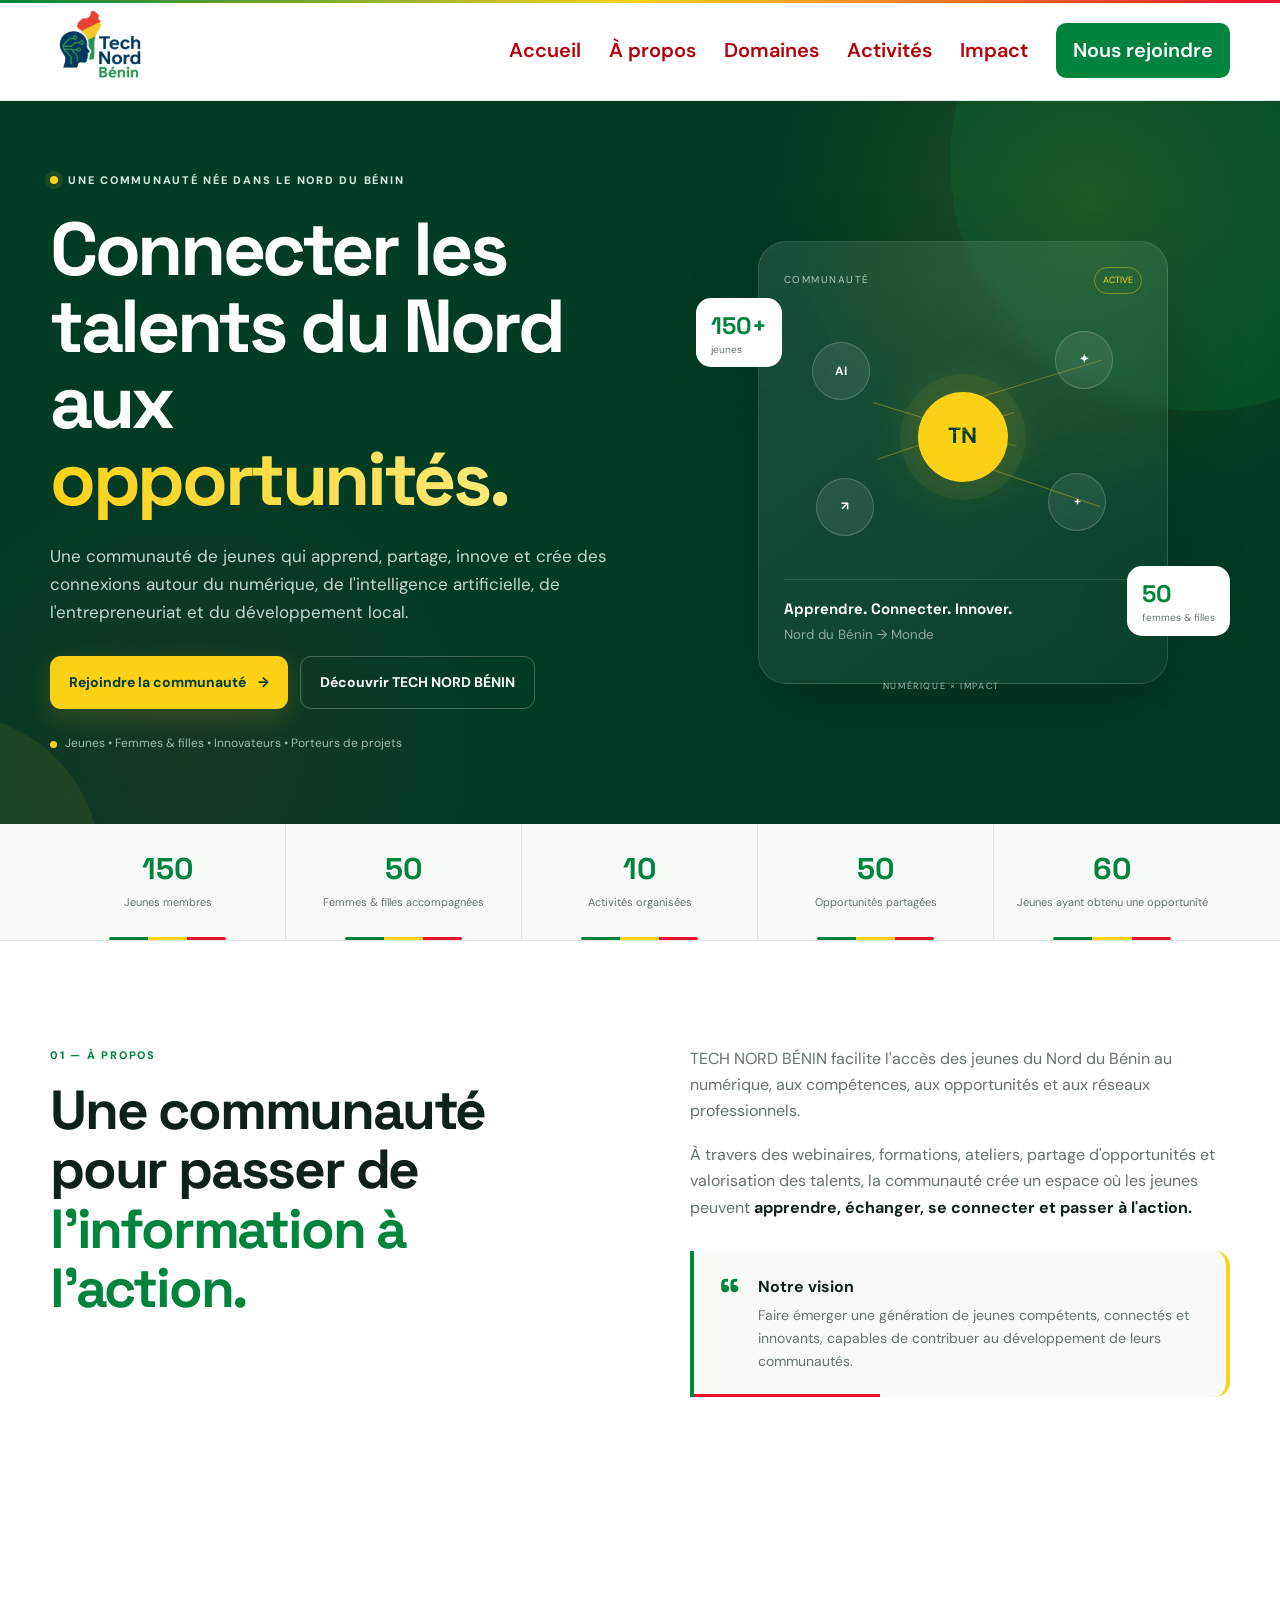
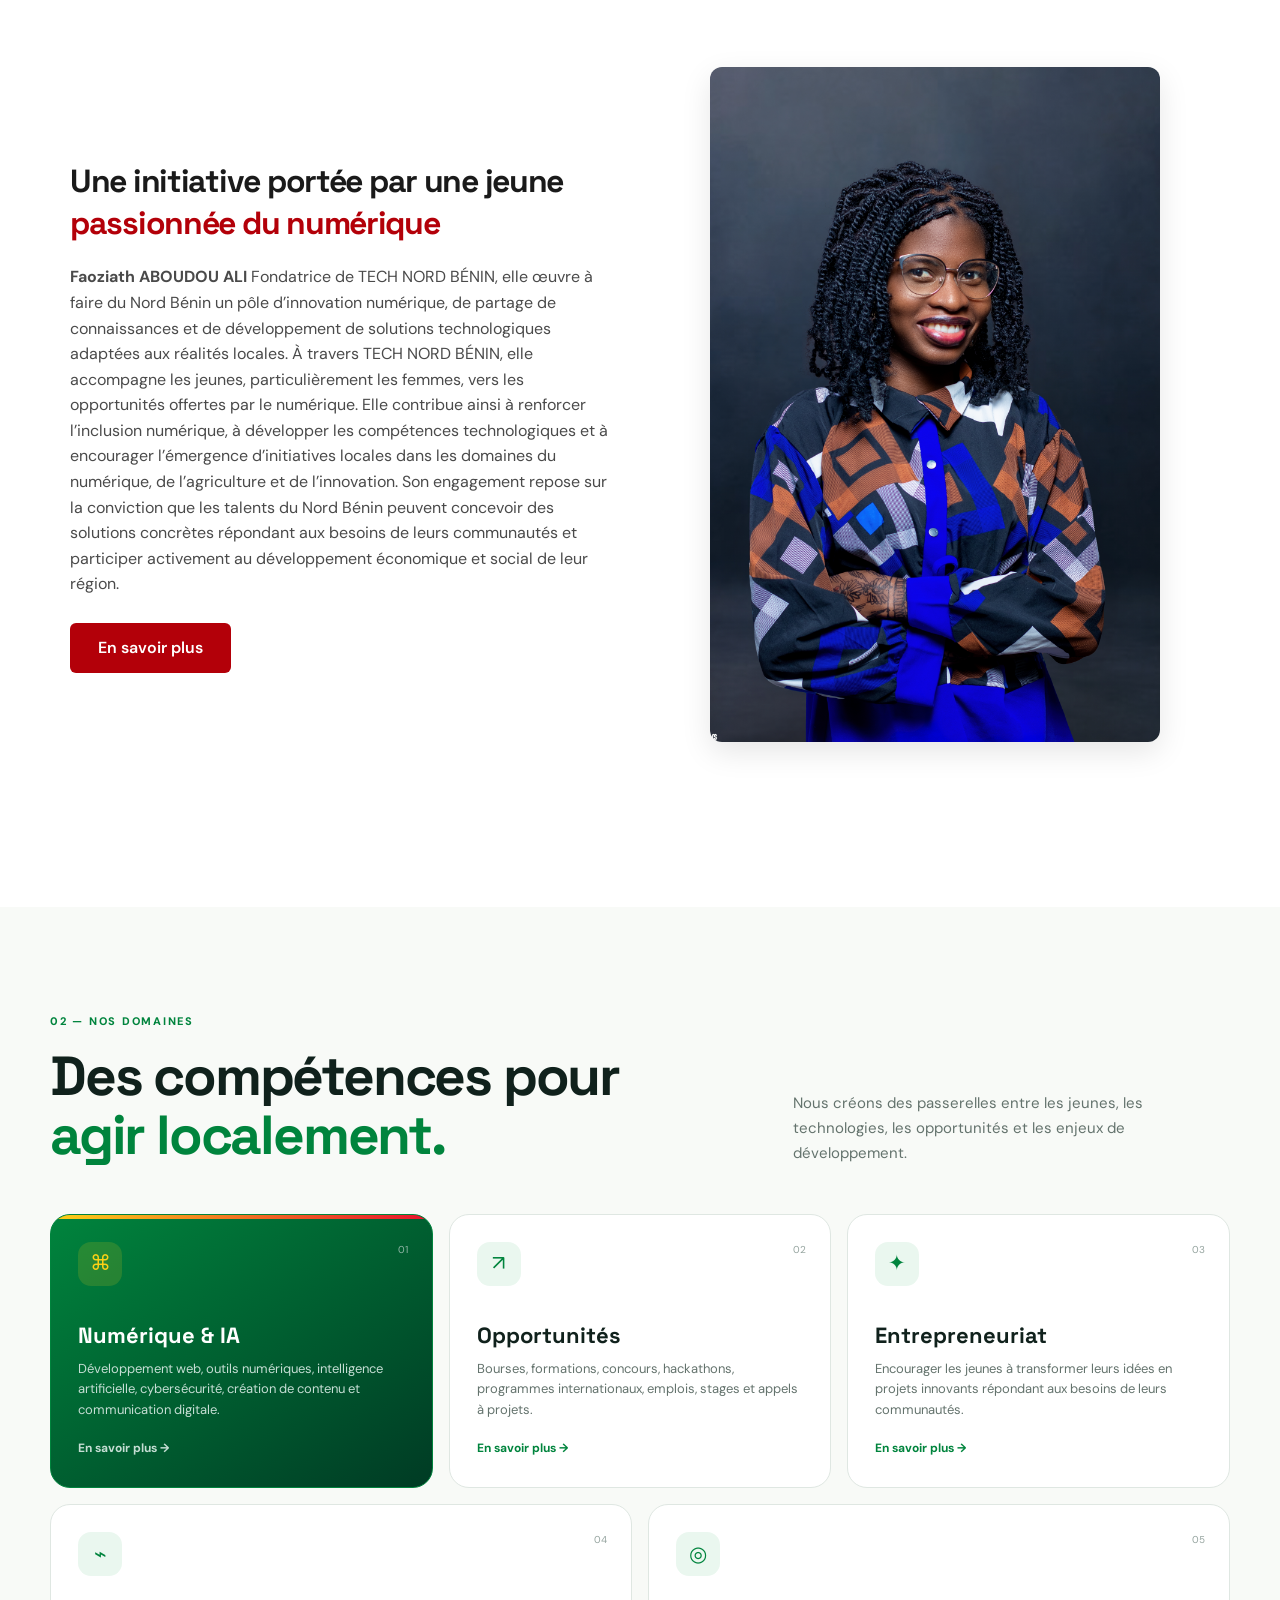
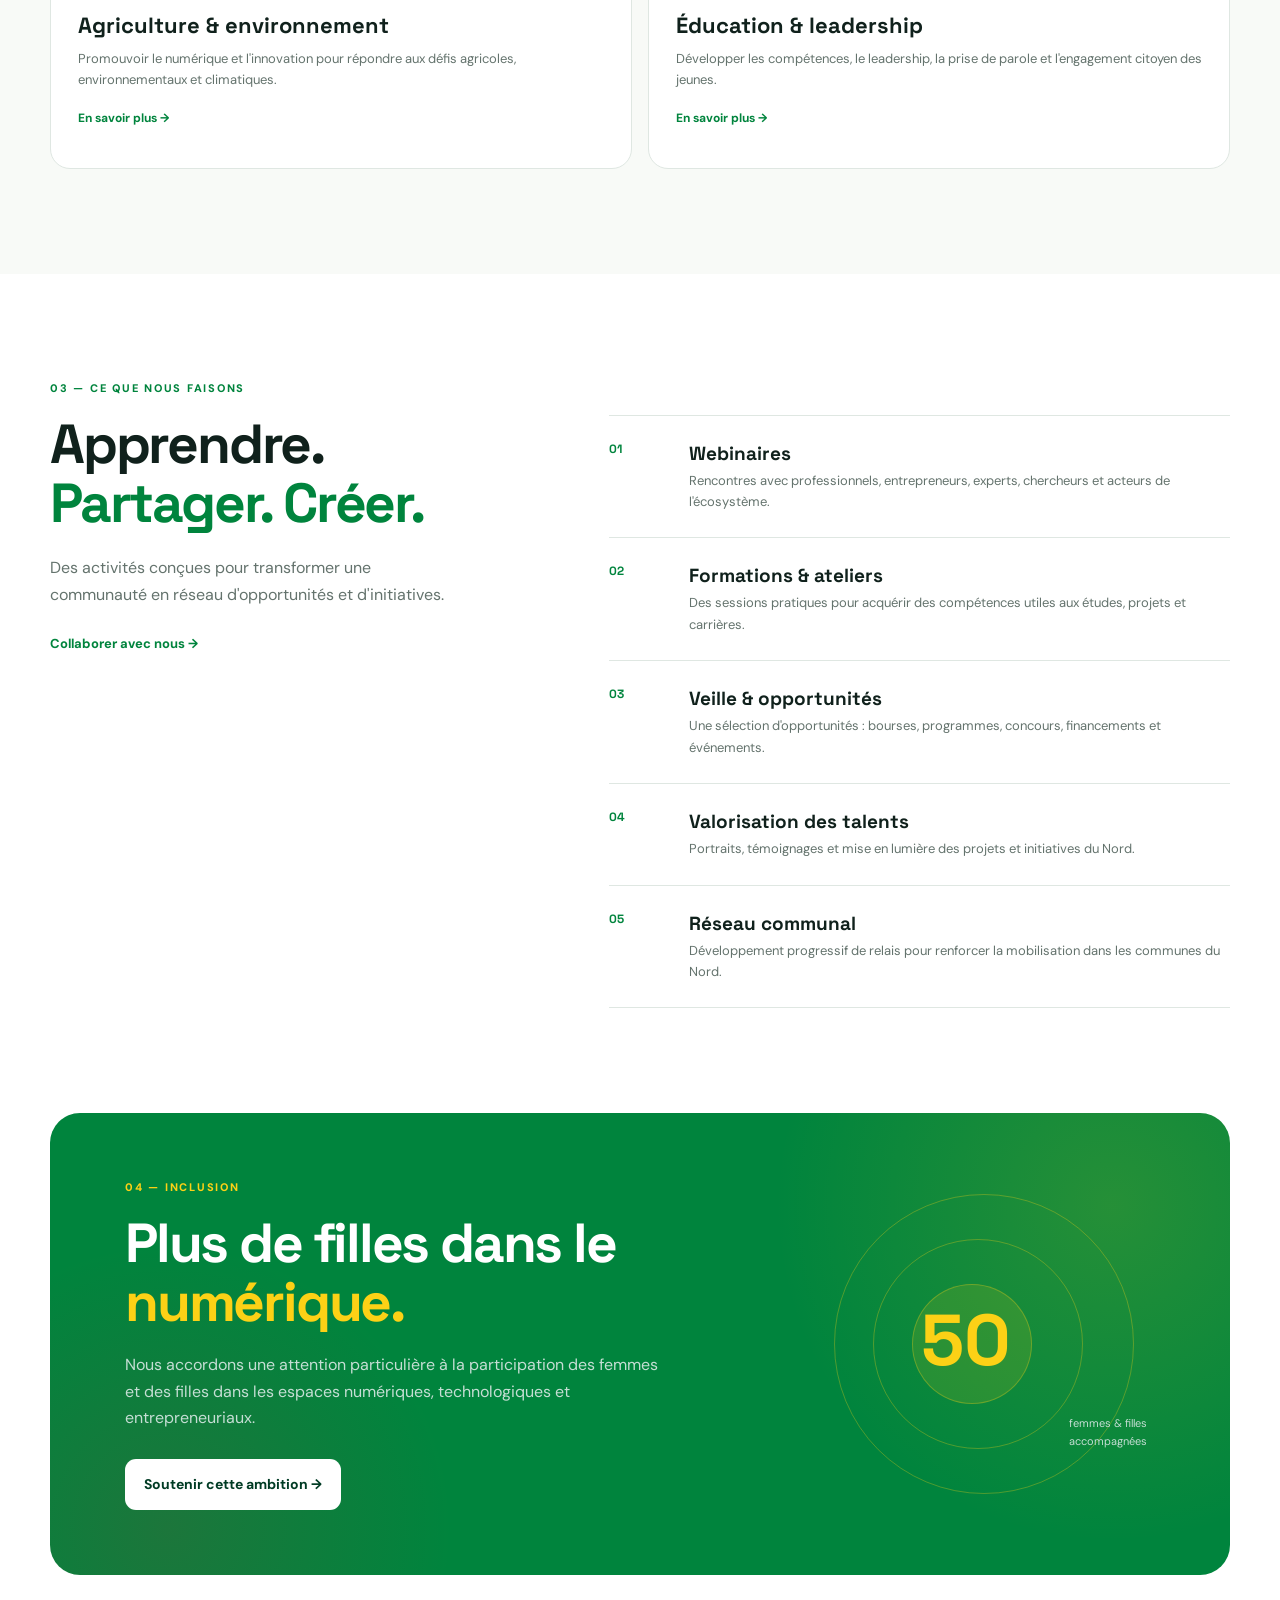
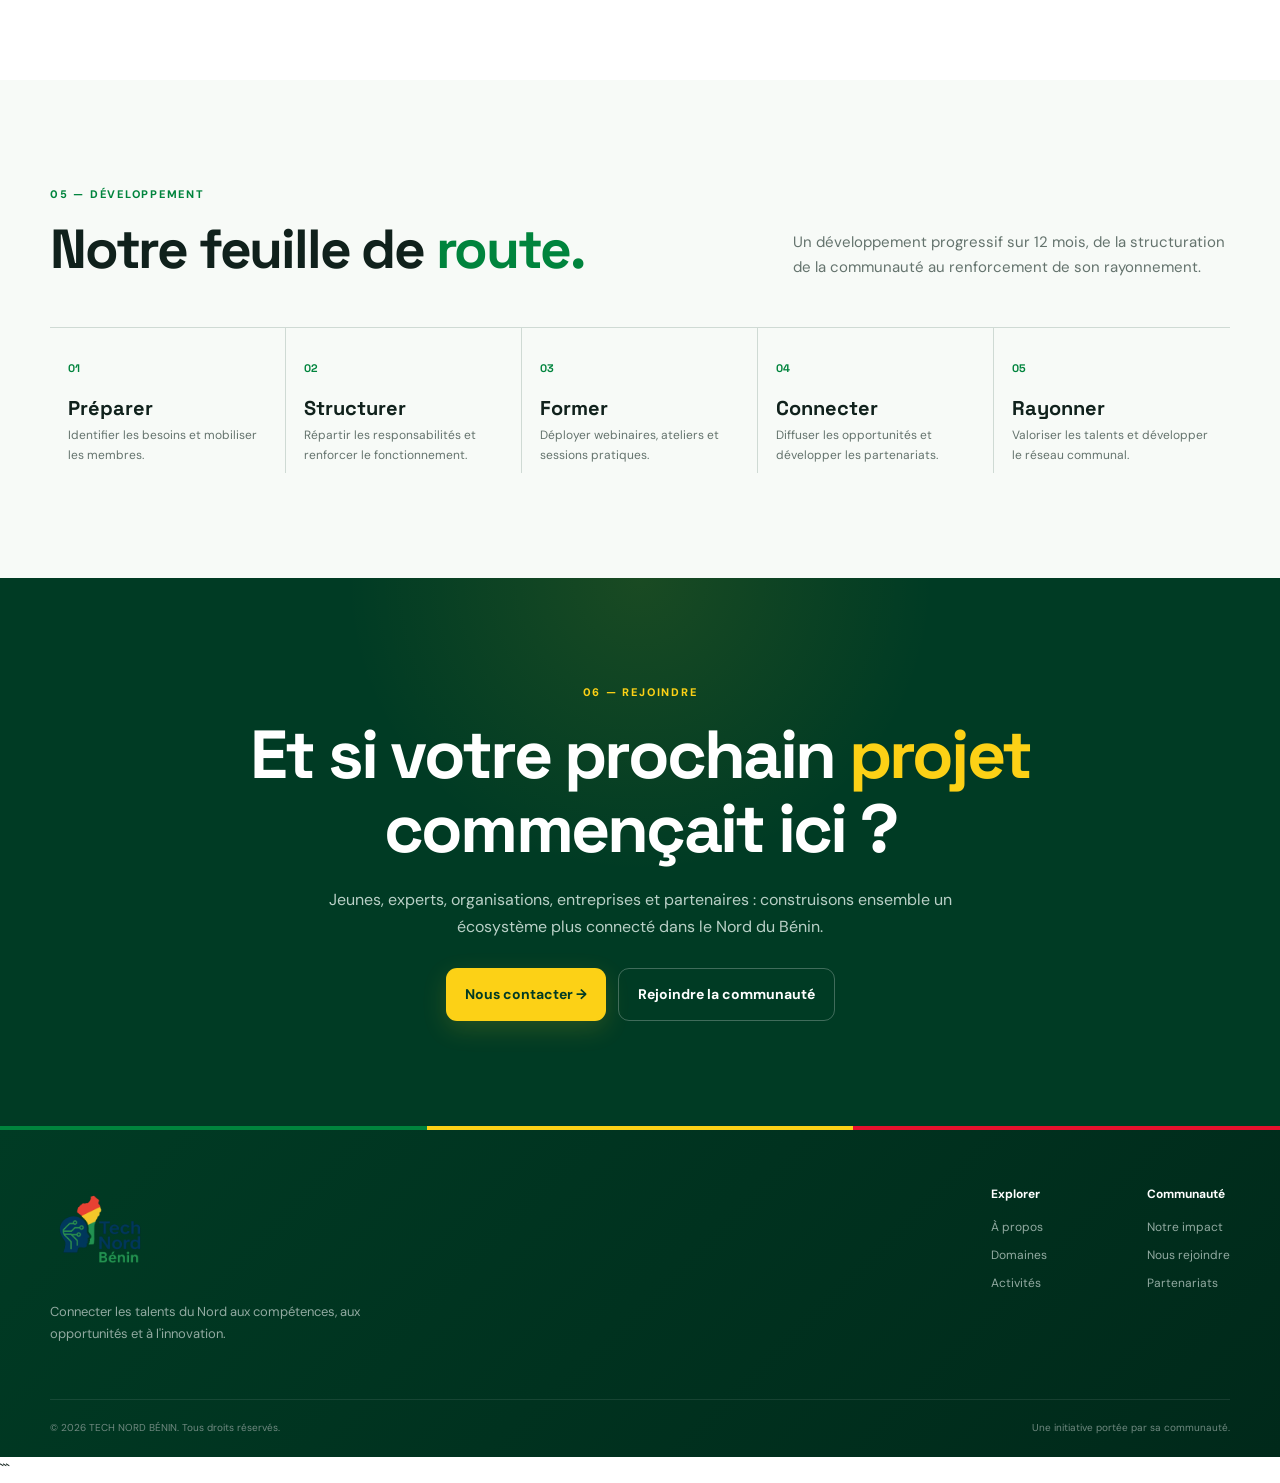
<file: index.html>
<!DOCTYPE html>
<html lang="fr">
<head>
    <meta charset="UTF-8">
    <meta name="viewport" content="width=device-width, initial-scale=1.0">

    <meta
        name="description"
        content="TECH NORD BÉNIN — Communauté de jeunes pour le numérique, l'innovation et les opportunités dans le Nord du Bénin."
    >

    <title>TECH NORD BÉNIN | Numérique • Innovation • Opportunités</title>

    <!-- Google Fonts -->
    <link rel="preconnect" href="https://fonts.googleapis.com">
    <link rel="preconnect" href="https://fonts.gstatic.com" crossorigin>

    <link
        href="https://fonts.googleapis.com/css2?family=DM+Sans:wght@400;500;600;700&family=Space+Grotesk:wght@500;600;700&display=swap"
        rel="stylesheet"
    >

    <!-- CSS -->
    <link rel="stylesheet" href="style.css">
</head>

<body>

<!-- =========================================================
     HEADER
========================================================= -->

<header class="header">

    <div class="container nav">

        <a href="#" class="logo">
            <img src="Logo Tech Nord Bénin.png" alt="Tech Nord Bénin">
        </a>

        <!-- Bouton menu mobile -->

        <button
            class="menu-toggle"
            aria-label="Ouvrir le menu"
            aria-expanded="false"
        >
            <span></span>
            <span></span>
            <span></span>
        </button>

        <!-- Navigation -->

        <nav class="nav-links" aria-label="Navigation principale">

            <a href="#accueil">Accueil</a>

            <a href="#apropos">À propos</a>

            <a href="#domaines">Domaines</a>

            <a href="#activites">Activités</a>

            <a href="#impact">Impact</a>

            <a href="#contact" class="nav-cta">
                Nous rejoindre
            </a>

        </nav>

    </div>

</header>


<main>

<!-- =========================================================
     HERO
========================================================= -->

<section id="accueil" class="hero">

    <div class="hero-glow glow-one"></div>
    <div class="hero-glow glow-two"></div>

    <div class="container hero-grid">

        <!-- Texte -->

        <div class="hero-content">

            <div class="eyebrow">

                <span></span>

                Une communauté née dans le Nord du Bénin

            </div>

            <h1>

                Connecter les talents du Nord aux

                <em>opportunités.</em>

            </h1>

            <p class="hero-text">

                Une communauté de jeunes qui apprend, partage,
                innove et crée des connexions autour du numérique,
                de l'intelligence artificielle, de l'entrepreneuriat
                et du développement local.

            </p>

            <div class="hero-actions">

                <a href="#contact" class="btn btn-primary">

                    Rejoindre la communauté

                    <span>→</span>

                </a>

                <a href="#apropos" class="btn btn-outline">

                    Découvrir TECH NORD BÉNIN

                </a>

            </div>

            <div class="hero-note">

                <span class="dot"></span>

                Jeunes • Femmes & filles • Innovateurs • Porteurs de projets

            </div>

        </div>


        <!-- Illustration -->

        <div class="hero-visual">

            <div class="visual-card main-card">

                <div class="card-top">

                    <span class="mini-label">
                        COMMUNAUTÉ
                    </span>

                    <span class="status">
                        ACTIVE
                    </span>

                </div>


                <div class="network">

                    <div class="node center-node">
                        TN
                    </div>

                    <div class="node n1">
                        AI
                    </div>

                    <div class="node n2">
                        ✦
                    </div>

                    <div class="node n3">
                        ↗
                    </div>

                    <div class="node n4">
                        +
                    </div>

                    <div class="line l1"></div>
                    <div class="line l2"></div>
                    <div class="line l3"></div>
                    <div class="line l4"></div>

                </div>


                <div class="card-bottom">

                    <strong>
                        Apprendre. Connecter. Innover.
                    </strong>

                    <small>
                        Nord du Bénin → Monde
                    </small>

                </div>

            </div>


            <!-- Statistique flottante -->

            <div class="floating-stat stat-a">

                <strong>150+</strong>

                <span>
                    jeunes
                </span>

            </div>


            <div class="floating-stat stat-b">

                <strong>50</strong>

                <span>
                    femmes & filles
                </span>

            </div>


            <div class="floating-tag">

                NUMÉRIQUE × IMPACT

            </div>

        </div>

    </div>

</section>


<!-- =========================================================
     IMPACT
========================================================= -->

<section class="impact-strip" id="impact">

    <div class="container stats-grid">

        <div class="stat-item">

            <strong>150</strong>

            <span>
                Jeunes membres
            </span>

        </div>


        <div class="stat-item">

            <strong>50</strong>

            <span>
                Femmes & filles accompagnées
            </span>

        </div>


        <div class="stat-item">

            <strong>10</strong>

            <span>
                Activités organisées
            </span>

        </div>


        <div class="stat-item">

            <strong>50</strong>

            <span>
                Opportunités partagées
            </span>

        </div>


        <div class="stat-item">

            <strong>60</strong>

            <span>
                Jeunes ayant obtenu une opportunité
            </span>

        </div>

    </div>

</section>


<!-- =========================================================
     À PROPOS
========================================================= -->

<section id="apropos" class="section about">

    <div class="container two-col">

        <div>

            <div class="section-label">
                01 — À PROPOS
            </div>

            <h2>

                Une communauté pour passer de

                <span>
                    l'information à l'action.
                </span>

            </h2>

        </div>


        <div class="about-copy">

            <p>

                TECH NORD BÉNIN facilite l'accès des jeunes
                du Nord du Bénin au numérique, aux compétences,
                aux opportunités et aux réseaux professionnels.

            </p>


            <p>

                À travers des webinaires, formations, ateliers,
                partage d'opportunités et valorisation des talents,
                la communauté crée un espace où les jeunes peuvent

                <strong>
                    apprendre, échanger, se connecter et passer à l'action.
                </strong>

            </p>


            <div class="mission-box">

                <span class="quote-mark">
                    “
                </span>

                <div>

                    <strong>
                        Notre vision
                    </strong>

                    <p>

                        Faire émerger une génération de jeunes
                        compétents, connectés et innovants, capables
                        de contribuer au développement de leurs communautés.

                    </p>

                </div>

            </div>

        </div>

    </div>

</section>


<!-- =========================================================
     FONDATRICE
========================================================= -->

<section class="section founder">

    <div class="container founder-container">

        <div class="founder-content">

            <span class="section-tag">
            </span>

            <h2>
                Une initiative portée par une jeune
                <span>passionnée du numérique</span>
            </h2>

            <p>
                <strong>Faoziath ABOUDOU ALI</strong>
             Fondatrice de TECH NORD BÉNIN, elle œuvre à faire du Nord Bénin un pôle d’innovation numérique, de partage de connaissances et de développement de solutions technologiques adaptées aux réalités locales.

À travers TECH NORD BÉNIN, elle accompagne les jeunes, particulièrement les femmes, vers les opportunités offertes par le numérique. Elle contribue ainsi à renforcer l’inclusion numérique, à développer les compétences technologiques et à encourager l’émergence d’initiatives locales dans les domaines du numérique, de l’agriculture et de l’innovation.

Son engagement repose sur la conviction que les talents du Nord Bénin peuvent concevoir des solutions concrètes répondant aux besoins de leurs communautés et participer activement au développement économique et social de leur région.
            </p>

            <a href="#contact" class="about-button">
                En savoir plus
            </a>

        </div>


        <div class="founder-image">

            <img
                src="SAVE_20260714_125118.jpg"
                alt="Faoziath ABOUDOU ALI, fondatrice de Tech Nord Bénin"
            >

        </div>

    </div>

</section>


<!-- =========================================================
     DOMAINES
========================================================= -->

<section id="domaines" class="section domains">

    <div class="container">

        <div class="section-heading">

            <div>

                <div class="section-label">
                    02 — NOS DOMAINES
                </div>

                <h2>

                    Des compétences pour

                    <span>
                        agir localement.
                    </span>

                </h2>

            </div>


            <p>

                Nous créons des passerelles entre les jeunes,
                les technologies, les opportunités et les enjeux
                de développement.

            </p>

        </div>


        <div class="domain-grid">


            <!-- Domaine 1 -->

            <article class="domain-card featured">

                <div class="icon">
                    ⌘
                </div>

                <span class="number">
                    01
                </span>

                <h3>
                    Numérique & IA
                </h3>

                <p>

                    Développement web, outils numériques,
                    intelligence artificielle, cybersécurité,
                    création de contenu et communication digitale.

                </p>

                <a href="#contact">
                    En savoir plus →
                </a>

            </article>


            <!-- Domaine 2 -->

            <article class="domain-card">

                <div class="icon">
                    ↗
                </div>

                <span class="number">
                    02
                </span>

                <h3>
                    Opportunités
                </h3>

                <p>

                    Bourses, formations, concours, hackathons,
                    programmes internationaux, emplois, stages
                    et appels à projets.

                </p>

                <a href="#contact">
                    En savoir plus →
                </a>

            </article>


            <!-- Domaine 3 -->

            <article class="domain-card">

                <div class="icon">
                    ✦
                </div>

                <span class="number">
                    03
                </span>

                <h3>
                    Entrepreneuriat
                </h3>

                <p>

                    Encourager les jeunes à transformer leurs idées
                    en projets innovants répondant aux besoins
                    de leurs communautés.

                </p>

                <a href="#contact">
                    En savoir plus →
                </a>

            </article>


            <!-- Domaine 4 -->

            <article class="domain-card">

                <div class="icon">
                    ⌁
                </div>

                <span class="number">
                    04
                </span>

                <h3>
                    Agriculture & environnement
                </h3>

                <p>

                    Promouvoir le numérique et l'innovation pour
                    répondre aux défis agricoles, environnementaux
                    et climatiques.

                </p>

                <a href="#contact">
                    En savoir plus →
                </a>

            </article>


            <!-- Domaine 5 -->

            <article class="domain-card">

                <div class="icon">
                    ◎
                </div>

                <span class="number">
                    05
                </span>

                <h3>
                    Éducation & leadership
                </h3>

                <p>

                    Développer les compétences, le leadership,
                    la prise de parole et l'engagement citoyen
                    des jeunes.

                </p>

                <a href="#contact">
                    En savoir plus →
                </a>

            </article>

        </div>

    </div>

</section>


<!-- =========================================================
     ACTIVITÉS
========================================================= -->

<section id="activites" class="section activities">

    <div class="container">

        <div class="section-label">
            03 — CE QUE NOUS FAISONS
        </div>


        <div class="activities-layout">

            <div>

                <h2>

                    Apprendre.

                    <br>

                    <span>
                        Partager. Créer.
                    </span>

                </h2>


                <p class="large-copy">

                    Des activités conçues pour transformer
                    une communauté en réseau d'opportunités
                    et d'initiatives.

                </p>


                <a href="#contact" class="text-link">

                    Collaborer avec nous →

                </a>

            </div>


            <div class="activity-list">


                <div class="activity">

                    <span>01</span>

                    <div>

                        <h3>
                            Webinaires
                        </h3>

                        <p>

                            Rencontres avec professionnels,
                            entrepreneurs, experts, chercheurs
                            et acteurs de l'écosystème.

                        </p>

                    </div>

                </div>


                <div class="activity">

                    <span>02</span>

                    <div>

                        <h3>
                            Formations & ateliers
                        </h3>

                        <p>

                            Des sessions pratiques pour acquérir
                            des compétences utiles aux études,
                            projets et carrières.

                        </p>

                    </div>

                </div>


                <div class="activity">

                    <span>03</span>

                    <div>

                        <h3>
                            Veille & opportunités
                        </h3>

                        <p>

                            Une sélection d'opportunités :
                            bourses, programmes, concours,
                            financements et événements.

                        </p>

                    </div>

                </div>


                <div class="activity">

                    <span>04</span>

                    <div>

                        <h3>
                            Valorisation des talents
                        </h3>

                        <p>

                            Portraits, témoignages et mise en lumière
                            des projets et initiatives du Nord.

                        </p>

                    </div>

                </div>


                <div class="activity">

                    <span>05</span>

                    <div>

                        <h3>
                            Réseau communal
                        </h3>

                        <p>

                            Développement progressif de relais pour
                            renforcer la mobilisation dans les communes
                            du Nord.

                        </p>

                    </div>

                </div>

            </div>

        </div>

    </div>

</section>


<!-- =========================================================
     INCLUSION
========================================================= -->

<section class="section inclusion">

    <div class="container inclusion-box">

        <div class="inclusion-content">

            <div class="section-label">
                04 — INCLUSION
            </div>

            <h2>

                Plus de filles dans le

                <span>
                    numérique.
                </span>

            </h2>

            <p>

                Nous accordons une attention particulière à
                la participation des femmes et des filles dans
                les espaces numériques, technologiques et
                entrepreneuriaux.

            </p>

            <a href="#contact" class="btn btn-light">

                Soutenir cette ambition →

            </a>

        </div>


        <div class="inclusion-visual">

            <div class="circle c1"></div>
            <div class="circle c2"></div>
            <div class="circle c3"></div>

            <div class="big-50">
                50
            </div>

            <div class="small-text">

                femmes & filles
                <br>
                accompagnées

            </div>

        </div>

    </div>

</section>


<!-- =========================================================
     FEUILLE DE ROUTE
========================================================= -->

<section class="section roadmap">

    <div class="container">

        <div class="section-heading">

            <div>

                <div class="section-label">
                    05 — DÉVELOPPEMENT
                </div>

                <h2>

                    Notre feuille de

                    <span>
                        route.
                    </span>

                </h2>

            </div>


            <p>

                Un développement progressif sur 12 mois,
                de la structuration de la communauté au
                renforcement de son rayonnement.

            </p>

        </div>


        <div class="timeline">


            <div class="timeline-item">

                <span>01</span>

                <div>

                    <strong>
                        Préparer
                    </strong>

                    <p>
                        Identifier les besoins et mobiliser les membres.
                    </p>

                </div>

            </div>


            <div class="timeline-item">

                <span>02</span>

                <div>

                    <strong>
                        Structurer
                    </strong>

                    <p>
                        Répartir les responsabilités et renforcer le fonctionnement.
                    </p>

                </div>

            </div>


            <div class="timeline-item">

                <span>03</span>

                <div>

                    <strong>
                        Former
                    </strong>

                    <p>
                        Déployer webinaires, ateliers et sessions pratiques.
                    </p>

                </div>

            </div>


            <div class="timeline-item">

                <span>04</span>

                <div>

                    <strong>
                        Connecter
                    </strong>

                    <p>
                        Diffuser les opportunités et développer les partenariats.
                    </p>

                </div>

            </div>


            <div class="timeline-item">

                <span>05</span>

                <div>

                    <strong>
                        Rayonner
                    </strong>

                    <p>
                        Valoriser les talents et développer le réseau communal.
                    </p>

                </div>

            </div>

        </div>

    </div>

</section>


<!-- =========================================================
     CONTACT / CTA
========================================================= -->

<section id="contact" class="cta-section">

    <div class="container cta-inner">

        <div class="section-label">
            06 — REJOINDRE
        </div>

        <h2>

            Et si votre prochain

            <span>
                projet
            </span>

            commençait ici ?

        </h2>

        <p>

            Jeunes, experts, organisations, entreprises et partenaires :
            construisons ensemble un écosystème plus connecté
            dans le Nord du Bénin.

        </p>


        <div class="cta-actions">

            <a
                href="mailto:contact@technordbenin.org"
                class="btn btn-primary"
            >

                Nous contacter →

            </a>

            <a href="#" class="btn btn-outline">

                Rejoindre la communauté

            </a>

        </div>

    </div>

</section>

</main>


<!-- =========================================================
     FOOTER
========================================================= -->

<footer class="footer">

    <div class="container footer-top">


        <div class="footer-brand">

            <a href="#" class="logo">

                <img
                    src="Logo Tech Nord Bénin.png"
                    alt="Tech Nord Bénin"
                >

            </a>


            <p>

                Connecter les talents du Nord aux compétences,
                aux opportunités et à l'innovation.

            </p>

        </div>


        <div class="footer-links">


            <div>

                <strong>
                    Explorer
                </strong>

                <a href="#apropos">
                    À propos
                </a>

                <a href="#domaines">
                    Domaines
                </a>

                <a href="#activites">
                    Activités
                </a>

            </div>


            <div>

                <strong>
                    Communauté
                </strong>

                <a href="#impact">
                    Notre impact
                </a>

                <a href="#contact">
                    Nous rejoindre
                </a>

                <a href="#contact">
                    Partenariats
                </a>

            </div>

        </div>

    </div>


    <div class="container footer-bottom">

        <span>
            © 2026 TECH NORD BÉNIN. Tous droits réservés.
        </span>

        <span>
            Une initiative portée par sa communauté.
        </span>

    </div>

</footer>


<!-- =========================================================
     JAVASCRIPT MENU MOBILE
========================================================= -->

<script>

    const toggle = document.querySelector(".menu-toggle");

    const nav = document.querySelector(".nav-links");


    toggle.addEventListener("click", () => {

        const isOpen = nav.classList.toggle("open");

        toggle.setAttribute(
            "aria-expanded",
            isOpen
        );

    });


    /*
       Fermer le menu après avoir cliqué
       sur un lien mobile.
    */

    document
        .querySelectorAll(".nav-links a")
        .forEach(link => {

            link.addEventListener("click", () => {

                nav.classList.remove("open");

                toggle.setAttribute(
                    "aria-expanded",
                    "false"
                );

            });

        });

</script>

</body>
</html>
```
</file>
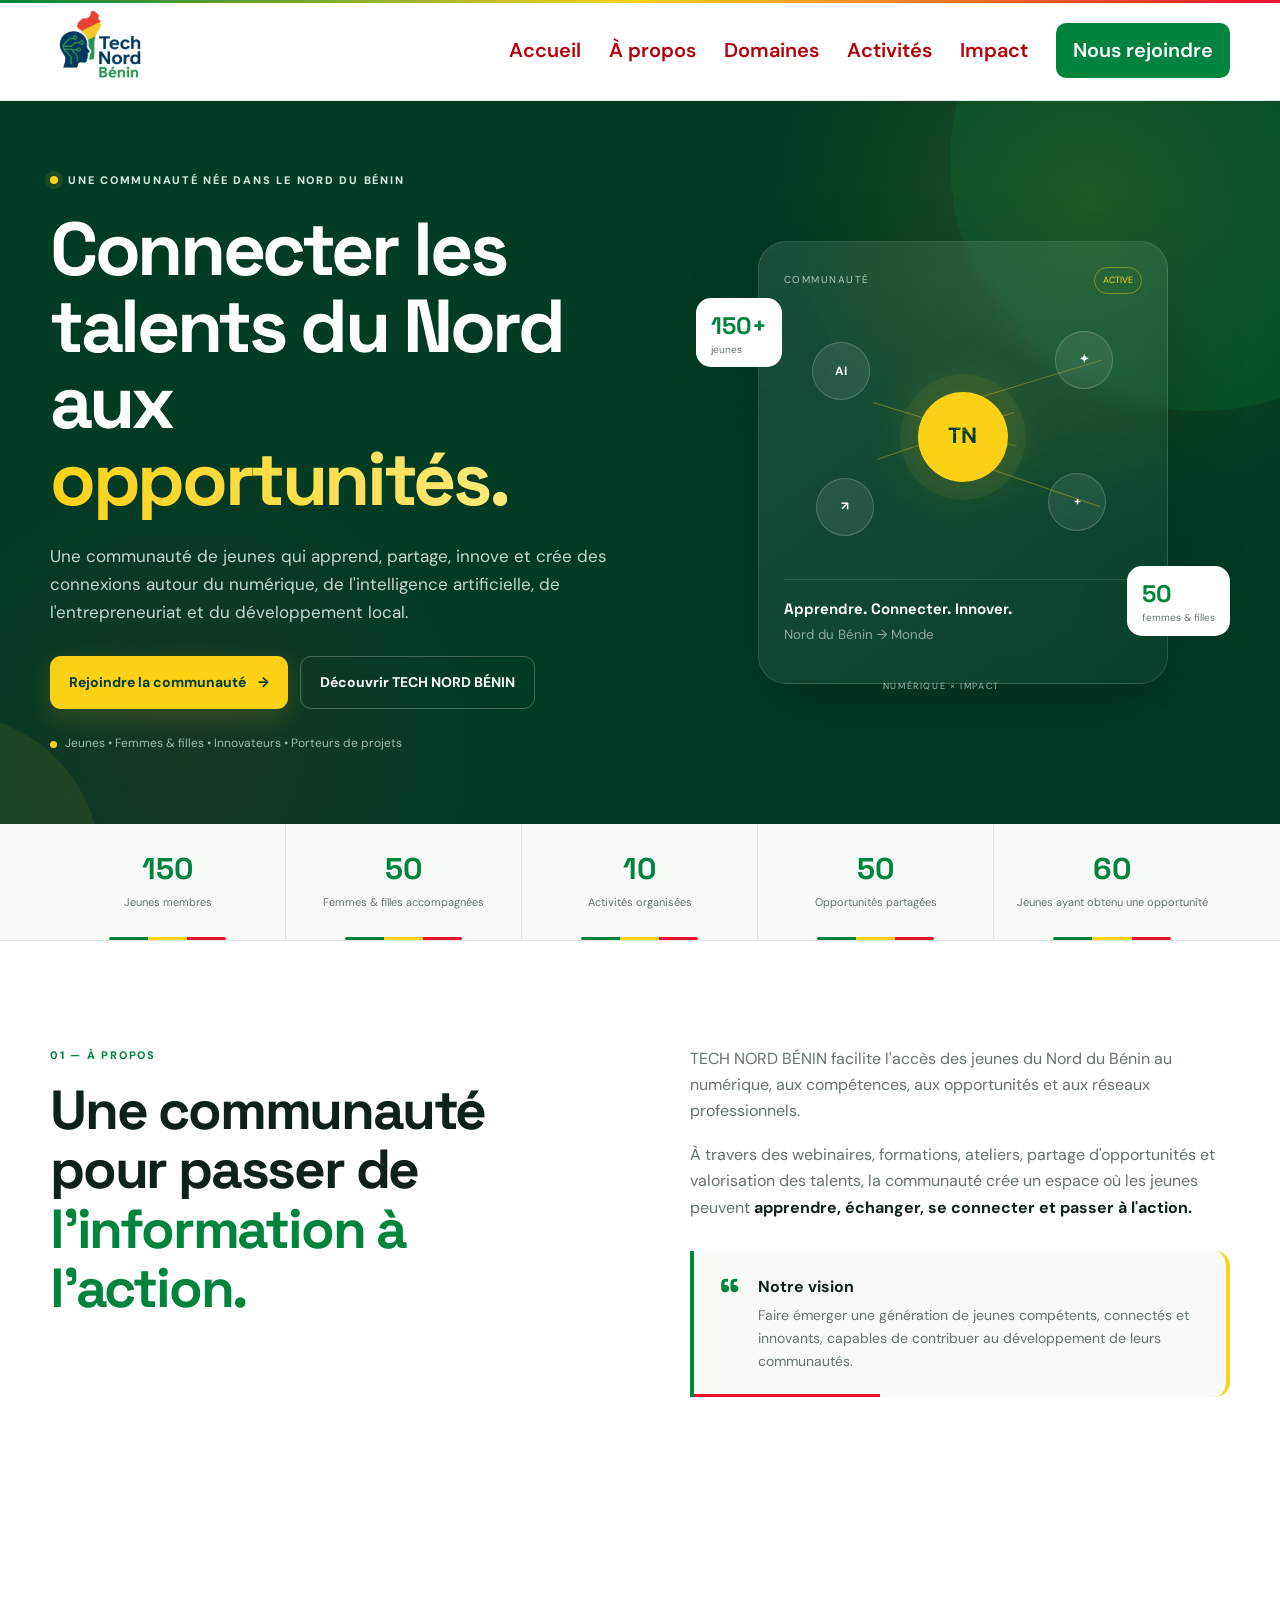
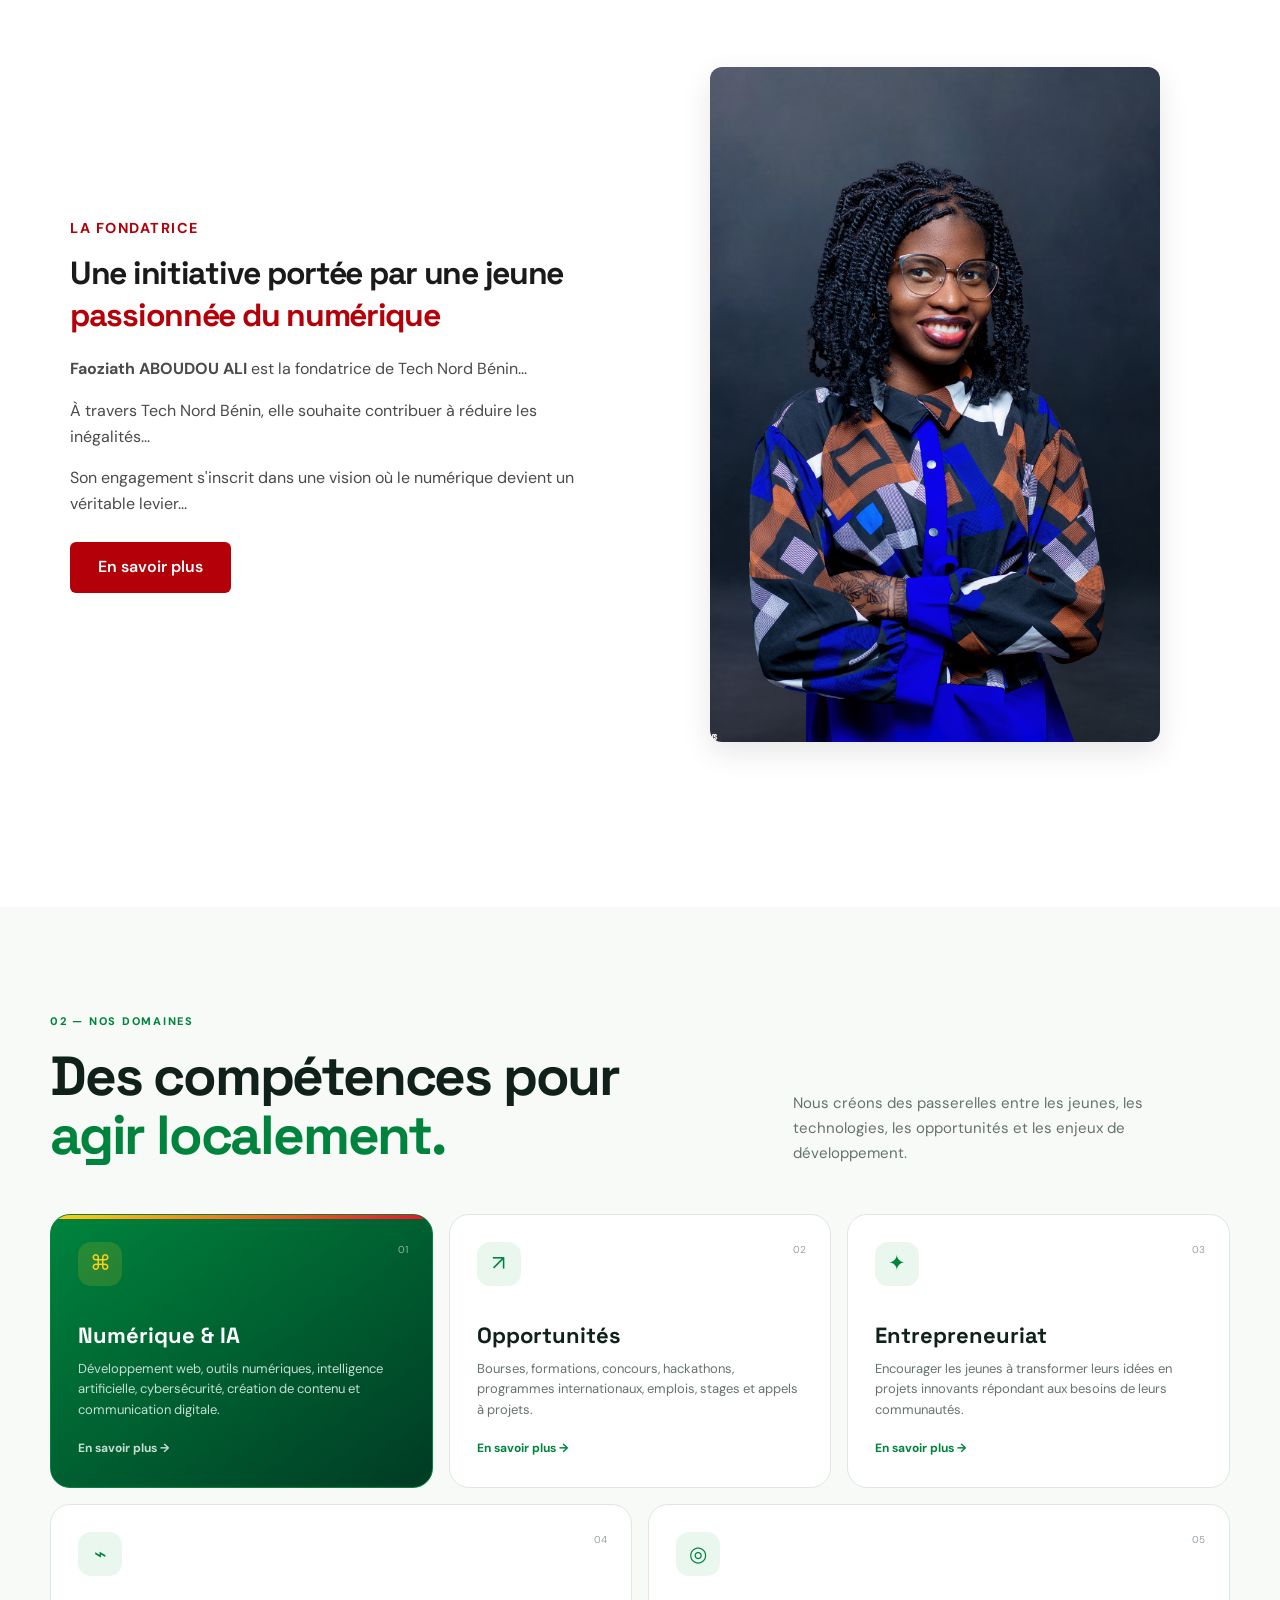
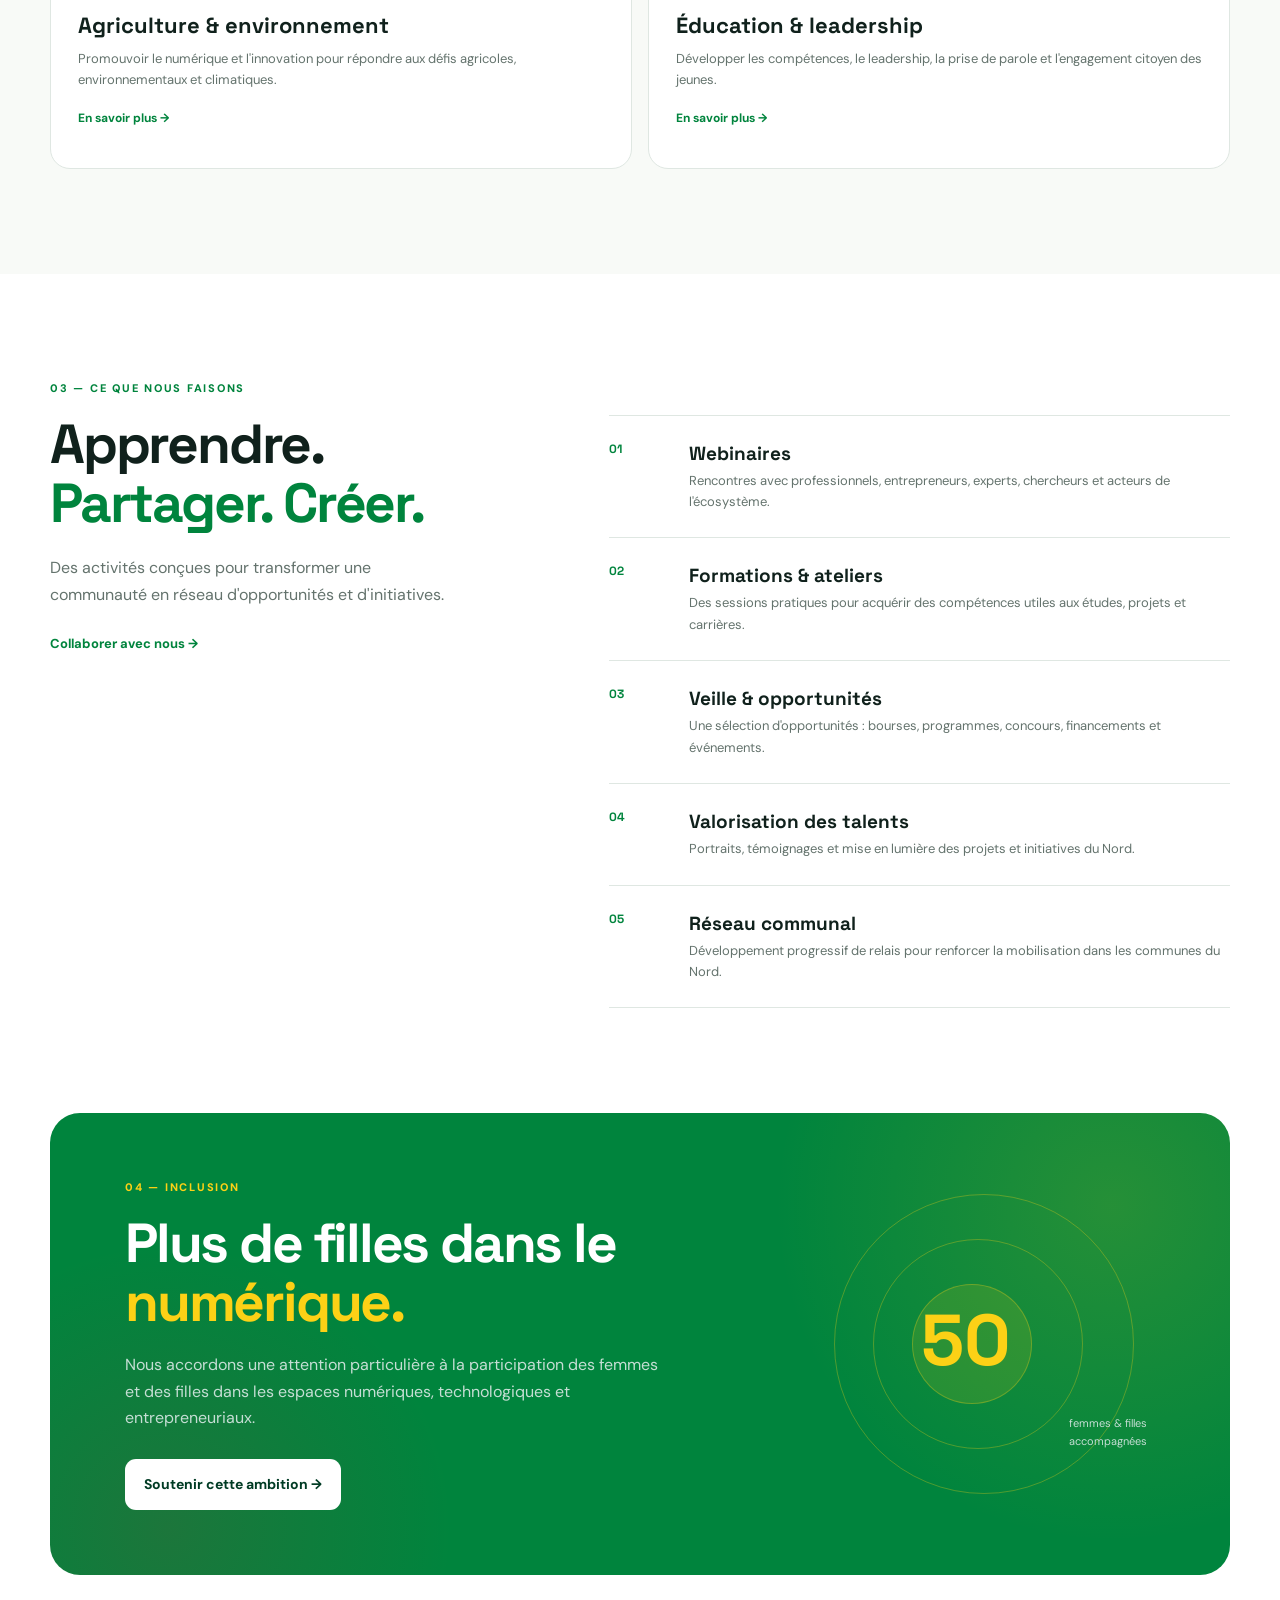
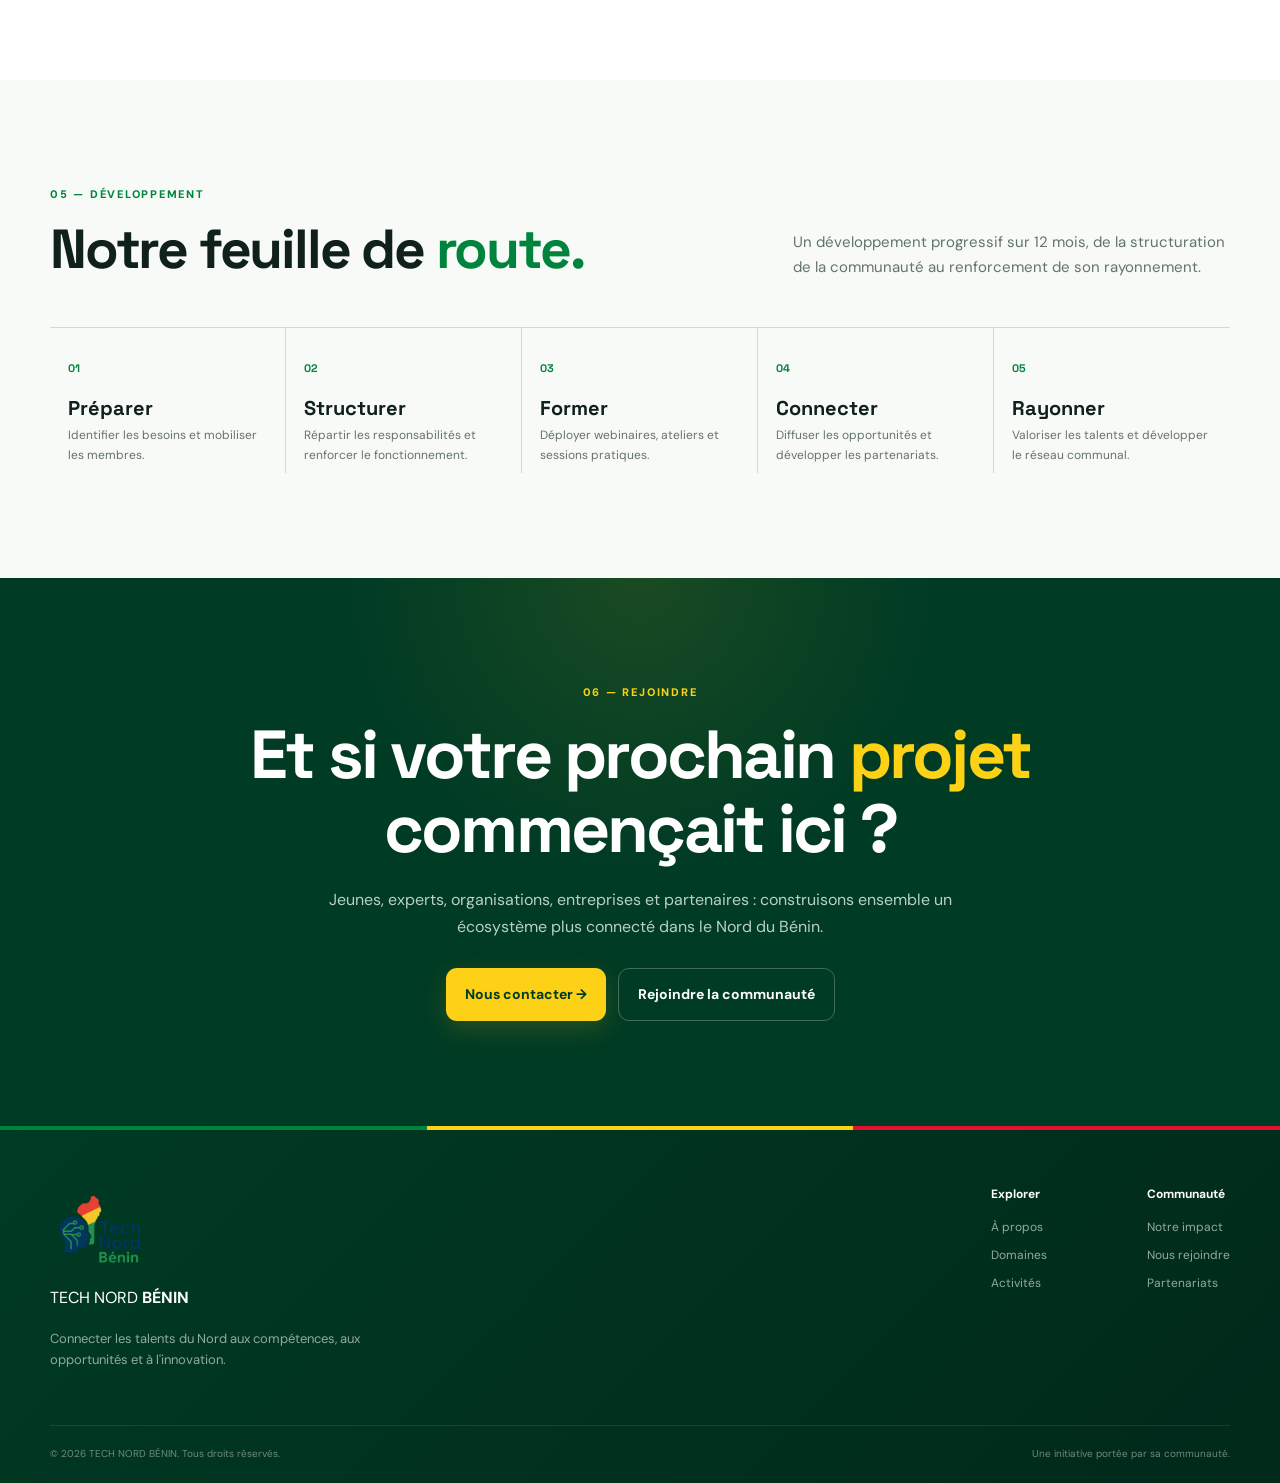
<file: text.html>
<!DOCTYPE html>
<html lang="fr">
<head>
    <meta charset="UTF-8">
    <meta name="viewport" content="width=device-width, initial-scale=1.0">

    <meta
        name="description"
        content="TECH NORD BÉNIN — Communauté de jeunes pour le numérique, l'innovation et les opportunités dans le Nord du Bénin."
    >

    <title>TECH NORD BÉNIN | Numérique • Innovation • Opportunités</title>

    <!-- Google Fonts -->
    <link rel="preconnect" href="https://fonts.googleapis.com">
    <link rel="preconnect" href="https://fonts.gstatic.com" crossorigin>

    <link
        href="https://fonts.googleapis.com/css2?family=DM+Sans:wght@400;500;600;700&family=Space+Grotesk:wght@500;600;700&display=swap"
        rel="stylesheet"
    >

    <!-- CSS -->
    <link rel="stylesheet" href="style.css">
</head>

<body>

<!-- =========================================================
     HEADER
========================================================= -->

<header class="header">

    <div class="container nav">

       
        <a href="#" class="logo">
    <img src="Logo Tech Nord Bénin.png" alt="Tech Nord Bénin">
</a>


        </a>

        <!-- Bouton menu mobile -->

        <button
            class="menu-toggle"
            aria-label="Ouvrir le menu"
            aria-expanded="false"
        >
            <span></span>
            <span></span>
            <span></span>
        </button>

        <!-- Navigation -->

        <nav class="nav-links" aria-label="Navigation principale">

            <a href="#accueil">Accueil</a>

            <a href="#apropos">À propos</a>

            <a href="#domaines">Domaines</a>

            <a href="#activites">Activités</a>

            <a href="#impact">Impact</a>

            <a href="#contact" class="nav-cta">
                Nous rejoindre
            </a>

        </nav>

    </div>

</header>


<main>

<!-- =========================================================
     HERO
========================================================= -->

<section id="accueil" class="hero">

    <div class="hero-glow glow-one"></div>
    <div class="hero-glow glow-two"></div>

    <div class="container hero-grid">

        <!-- Texte -->

        <div class="hero-content">

            <div class="eyebrow">

                <span></span>

                Une communauté née dans le Nord du Bénin

            </div>

            <h1>

                Connecter les talents du Nord aux

                <em>opportunités.</em>

            </h1>

            <p class="hero-text">

                Une communauté de jeunes qui apprend, partage,
                innove et crée des connexions autour du numérique,
                de l'intelligence artificielle, de l'entrepreneuriat
                et du développement local.

            </p>

            <div class="hero-actions">

                <a href="#contact" class="btn btn-primary">

                    Rejoindre la communauté

                    <span>→</span>

                </a>

                <a href="#apropos" class="btn btn-outline">

                    Découvrir TECH NORD BÉNIN

                </a>

            </div>

            <div class="hero-note">

                <span class="dot"></span>

                Jeunes • Femmes & filles • Innovateurs • Porteurs de projets

            </div>

        </div>


        <!-- Illustration -->

        <div class="hero-visual">

            <div class="visual-card main-card">

                <div class="card-top">

                    <span class="mini-label">
                        COMMUNAUTÉ
                    </span>

                    <span class="status">
                        ACTIVE
                    </span>

                </div>


                <div class="network">

                    <div class="node center-node">
                        TN
                    </div>

                    <div class="node n1">
                        AI
                    </div>

                    <div class="node n2">
                        ✦
                    </div>

                    <div class="node n3">
                        ↗
                    </div>

                    <div class="node n4">
                        +
                    </div>

                    <div class="line l1"></div>
                    <div class="line l2"></div>
                    <div class="line l3"></div>
                    <div class="line l4"></div>

                </div>


                <div class="card-bottom">

                    <strong>
                        Apprendre. Connecter. Innover.
                    </strong>

                    <small>
                        Nord du Bénin → Monde
                    </small>

                </div>

            </div>


            <!-- Statistique flottante -->

            <div class="floating-stat stat-a">

                <strong>150+</strong>

                <span>
                    jeunes
                </span>

            </div>


            <div class="floating-stat stat-b">

                <strong>50</strong>

                <span>
                    femmes & filles
                </span>

            </div>


            <div class="floating-tag">

                NUMÉRIQUE × IMPACT

            </div>

        </div>

    </div>

</section>


<!-- =========================================================
     IMPACT
========================================================= -->

<section class="impact-strip" id="impact">

    <div class="container stats-grid">

        <div class="stat-item">

            <strong>150</strong>

            <span>
                Jeunes membres
            </span>

        </div>


        <div class="stat-item">

            <strong>50</strong>

            <span>
                Femmes & filles accompagnées
            </span>

        </div>


        <div class="stat-item">

            <strong>10</strong>

            <span>
                Activités organisées
            </span>

        </div>


        <div class="stat-item">

            <strong>50</strong>

            <span>
                Opportunités partagées
            </span>

        </div>


        <div class="stat-item">

            <strong>60</strong>

            <span>
                Jeunes ayant obtenu une opportunité
            </span>

        </div>

    </div>

</section>


<!-- =========================================================
     À PROPOS
========================================================= -->

<section id="apropos" class="section about">

    <div class="container two-col">

        <div>

            <div class="section-label">
                01 — À PROPOS
            </div>

            <h2>

                Une communauté pour passer de

                <span>
                    l'information à l'action.
                </span>

            </h2>

        </div>


        <div class="about-copy">

            <p>

                TECH NORD BÉNIN facilite l'accès des jeunes
                du Nord du Bénin au numérique, aux compétences,
                aux opportunités et aux réseaux professionnels.

            </p>


            <p>

                À travers des webinaires, formations, ateliers,
                partage d'opportunités et valorisation des talents,
                la communauté crée un espace où les jeunes peuvent

                <strong>
                    apprendre, échanger, se connecter et passer à l'action.
                </strong>

            </p>


            <div class="mission-box">

                <span class="quote-mark">
                    “
                </span>

                <div>

                    <strong>
                        Notre vision
                    </strong>

                    <p>

                        Faire émerger une génération de jeunes
                        compétents, connectés et innovants, capables
                        de contribuer au développement de leurs communautés.

                    </p>

                </div>

            </div>

        </div>

    </div>

</section>

<!-- FONDATRICE --> 
 
<!-- =========================================================
     FONDATRICE
========================================================= -->
<section class="section founder">
    <div class="container founder-container"> 
        <div class="founder-content"> 
            <span class="section-tag">LA FONDATRICE</span> 
            <h2>Une initiative portée par une jeune <span>passionnée du numérique</span></h2> 
            <p><strong>Faoziath ABOUDOU ALI</strong> est la fondatrice de Tech Nord Bénin...</p>
            <p>À travers Tech Nord Bénin, elle souhaite contribuer à réduire les inégalités...</p>
            <p>Son engagement s'inscrit dans une vision où le numérique devient un véritable levier...</p>
            <a href="#contact" class="about-button">En savoir plus</a>
        </div> 
        <div class="founder-image">
            <img src="SAVE_20260714_125118.jpg" alt="Faoziath ABOUDOU ALI, fondatrice de Tech Nord Bénin"> 
        </div> 
    </div> 
</section>

        
<!-- =========================================================
     DOMAINES
========================================================= -->

<section id="domaines" class="section domains">

    <div class="container">

        <div class="section-heading">

            <div>

                <div class="section-label">
                    02 — NOS DOMAINES
                </div>

                <h2>

                    Des compétences pour

                    <span>
                        agir localement.
                    </span>

                </h2>

            </div>


            <p>

                Nous créons des passerelles entre les jeunes,
                les technologies, les opportunités et les enjeux
                de développement.

            </p>

        </div>


        <div class="domain-grid">


            <!-- Domaine 1 -->

            <article class="domain-card featured">

                <div class="icon">
                    ⌘
                </div>

                <span class="number">
                    01
                </span>

                <h3>
                    Numérique & IA
                </h3>

                <p>

                    Développement web, outils numériques,
                    intelligence artificielle, cybersécurité,
                    création de contenu et communication digitale.

                </p>

                <a href="#contact">
                    En savoir plus →
                </a>

            </article>


            <!-- Domaine 2 -->

            <article class="domain-card">

                <div class="icon">
                    ↗
                </div>

                <span class="number">
                    02
                </span>

                <h3>
                    Opportunités
                </h3>

                <p>

                    Bourses, formations, concours, hackathons,
                    programmes internationaux, emplois, stages
                    et appels à projets.

                </p>

                <a href="#contact">
                    En savoir plus →
                </a>

            </article>


            <!-- Domaine 3 -->

            <article class="domain-card">

                <div class="icon">
                    ✦
                </div>

                <span class="number">
                    03
                </span>

                <h3>
                    Entrepreneuriat
                </h3>

                <p>

                    Encourager les jeunes à transformer leurs idées
                    en projets innovants répondant aux besoins
                    de leurs communautés.

                </p>

                <a href="#contact">
                    En savoir plus →
                </a>

            </article>


            <!-- Domaine 4 -->

            <article class="domain-card">

                <div class="icon">
                    ⌁
                </div>

                <span class="number">
                    04
                </span>

                <h3>
                    Agriculture & environnement
                </h3>

                <p>

                    Promouvoir le numérique et l'innovation pour
                    répondre aux défis agricoles, environnementaux
                    et climatiques.

                </p>

                <a href="#contact">
                    En savoir plus →
                </a>

            </article>


            <!-- Domaine 5 -->

            <article class="domain-card">

                <div class="icon">
                    ◎
                </div>

                <span class="number">
                    05
                </span>

                <h3>
                    Éducation & leadership
                </h3>

                <p>

                    Développer les compétences, le leadership,
                    la prise de parole et l'engagement citoyen
                    des jeunes.

                </p>

                <a href="#contact">
                    En savoir plus →
                </a>

            </article>

        </div>

    </div>

</section>


<!-- =========================================================
     ACTIVITÉS
========================================================= -->

<section id="activites" class="section activities">

    <div class="container">

        <div class="section-label">
            03 — CE QUE NOUS FAISONS
        </div>


        <div class="activities-layout">

            <div>

                <h2>

                    Apprendre.

                    <br>

                    <span>
                        Partager. Créer.
                    </span>

                </h2>


                <p class="large-copy">

                    Des activités conçues pour transformer
                    une communauté en réseau d'opportunités
                    et d'initiatives.

                </p>


                <a href="#contact" class="text-link">

                    Collaborer avec nous →

                </a>

            </div>


            <div class="activity-list">


                <div class="activity">

                    <span>01</span>

                    <div>

                        <h3>
                            Webinaires
                        </h3>

                        <p>

                            Rencontres avec professionnels,
                            entrepreneurs, experts, chercheurs
                            et acteurs de l'écosystème.

                        </p>

                    </div>

                </div>


                <div class="activity">

                    <span>02</span>

                    <div>

                        <h3>
                            Formations & ateliers
                        </h3>

                        <p>

                            Des sessions pratiques pour acquérir
                            des compétences utiles aux études,
                            projets et carrières.

                        </p>

                    </div>

                </div>


                <div class="activity">

                    <span>03</span>

                    <div>

                        <h3>
                            Veille & opportunités
                        </h3>

                        <p>

                            Une sélection d'opportunités :
                            bourses, programmes, concours,
                            financements et événements.

                        </p>

                    </div>

                </div>


                <div class="activity">

                    <span>04</span>

                    <div>

                        <h3>
                            Valorisation des talents
                        </h3>

                        <p>

                            Portraits, témoignages et mise en lumière
                            des projets et initiatives du Nord.

                        </p>

                    </div>

                </div>


                <div class="activity">

                    <span>05</span>

                    <div>

                        <h3>
                            Réseau communal
                        </h3>

                        <p>

                            Développement progressif de relais pour
                            renforcer la mobilisation dans les communes
                            du Nord.

                        </p>

                    </div>

                </div>

            </div>

        </div>

    </div>

</section>


<!-- =========================================================
     INCLUSION
========================================================= -->

<section class="section inclusion">

    <div class="container inclusion-box">

        <div class="inclusion-content">

            <div class="section-label">
                04 — INCLUSION
            </div>

            <h2>

                Plus de filles dans le

                <span>
                    numérique.
                </span>

            </h2>

            <p>

                Nous accordons une attention particulière à
                la participation des femmes et des filles dans
                les espaces numériques, technologiques et
                entrepreneuriaux.

            </p>

            <a href="#contact" class="btn btn-light">

                Soutenir cette ambition →

            </a>

        </div>


        <div class="inclusion-visual">

            <div class="circle c1"></div>

            <div class="circle c2"></div>

            <div class="circle c3"></div>

            <div class="big-50">
                50
            </div>

            <div class="small-text">

                femmes & filles
                <br>
                accompagnées

            </div>

        </div>

    </div>

</section>


<!-- =========================================================
     FEUILLE DE ROUTE
========================================================= -->

<section class="section roadmap">

    <div class="container">

        <div class="section-heading">

            <div>

                <div class="section-label">
                    05 — DÉVELOPPEMENT
                </div>

                <h2>

                    Notre feuille de

                    <span>
                        route.
                    </span>

                </h2>

            </div>


            <p>

                Un développement progressif sur 12 mois,
                de la structuration de la communauté au
                renforcement de son rayonnement.

            </p>

        </div>


        <div class="timeline">


            <div class="timeline-item">

                <span>01</span>

                <div>

                    <strong>
                        Préparer
                    </strong>

                    <p>
                        Identifier les besoins et mobiliser les membres.
                    </p>

                </div>

            </div>


            <div class="timeline-item">

                <span>02</span>

                <div>

                    <strong>
                        Structurer
                    </strong>

                    <p>
                        Répartir les responsabilités et renforcer le fonctionnement.
                    </p>

                </div>

            </div>


            <div class="timeline-item">

                <span>03</span>

                <div>

                    <strong>
                        Former
                    </strong>

                    <p>
                        Déployer webinaires, ateliers et sessions pratiques.
                    </p>

                </div>

            </div>


            <div class="timeline-item">

                <span>04</span>

                <div>

                    <strong>
                        Connecter
                    </strong>

                    <p>
                        Diffuser les opportunités et développer les partenariats.
                    </p>

                </div>

            </div>


            <div class="timeline-item">

                <span>05</span>

                <div>

                    <strong>
                        Rayonner
                    </strong>

                    <p>
                        Valoriser les talents et développer le réseau communal.
                    </p>

                </div>

            </div>

        </div>

    </div>

</section>


<!-- =========================================================
     CONTACT / CTA
========================================================= -->

<section id="contact" class="cta-section">

    <div class="container cta-inner">

        <div class="section-label">
            06 — REJOINDRE
        </div>

        <h2>

            Et si votre prochain

            <span>
                projet
            </span>

            commençait ici ?

        </h2>

        <p>

            Jeunes, experts, organisations, entreprises et partenaires :
            construisons ensemble un écosystème plus connecté
            dans le Nord du Bénin.

        </p>


        <div class="cta-actions">

            <a
                href="mailto:contact@technordbenin.org"
                class="btn btn-primary"
            >

                Nous contacter →

            </a>

            <a href="#" class="btn btn-outline">

                Rejoindre la communauté

            </a>

        </div>

    </div>

</section>

</main>


<!-- =========================================================
     FOOTER
========================================================= -->

<footer class="footer">

    <div class="container footer-top">


        <div class="footer-brand">

             <a href="#" class="logo">
    <img src="Logo Tech Nord Bénin.png" alt="Tech Nord Bénin">
</a>

                <span class="logo-text">

                    TECH NORD <b>BÉNIN</b>

                </span>

            </a>


            <p>

                Connecter les talents du Nord aux compétences,
                aux opportunités et à l'innovation.

            </p>

        </div>


        <div class="footer-links">


            <div>

                <strong>
                    Explorer
                </strong>

                <a href="#apropos">
                    À propos
                </a>

                <a href="#domaines">
                    Domaines
                </a>

                <a href="#activites">
                    Activités
                </a>

            </div>


            <div>

                <strong>
                    Communauté
                </strong>

                <a href="#impact">
                    Notre impact
                </a>

                <a href="#contact">
                    Nous rejoindre
                </a>

                <a href="#contact">
                    Partenariats
                </a>

            </div>

        </div>

    </div>


    <div class="container footer-bottom">

        <span>
            © 2026 TECH NORD BÉNIN. Tous droits réservés.
        </span>

        <span>
            Une initiative portée par sa communauté.
        </span>

    </div>

</footer>


<!-- =========================================================
     JAVASCRIPT MENU MOBILE
========================================================= -->

<script>

    const toggle = document.querySelector(".menu-toggle");

    const nav = document.querySelector(".nav-links");


    toggle.addEventListener("click", () => {

        const isOpen = nav.classList.toggle("open");

        toggle.setAttribute(
            "aria-expanded",
            isOpen
        );

    });


    /*
       Fermer le menu après avoir cliqué
       sur un lien mobile.
    */

    document
        .querySelectorAll(".nav-links a")
        .forEach(link => {

            link.addEventListener("click", () => {

                nav.classList.remove("open");

                toggle.setAttribute(
                    "aria-expanded",
                    "false"
                );

            });

        });

</script>

</body>
</html>
</file>
<file: style.css>
/* =========================================================
   VARIABLES — IDENTITÉ TECH NORD BÉNIN
========================================================= */

.logo img {
    width: 100px;
    height: 100px;
    object-fit: contain;
    display: block;
}

:root {

    /* Couleurs principales du logo */
    --green: #00843D;
    --green-dark: #006B32;
    --green-deep: #003B24;

    --yellow: #FCD116;
    --yellow-dark: #E5B900;

    --red: #E8112D;
    --red-dark: #C90E26;

    /* Couleurs secondaires */
    --green-soft: #EAF7EF;
    --yellow-soft: #FFF8D6;
    --red-soft: #FFF0F2;

    --cream: #F7FAF7;

    --white: #ffffff;

    --ink: #10211c;

    --muted: #64736d;

    --line: #dfe7e2;

    /* Dégradé officiel */
    --brand-gradient:
        linear-gradient(
            90deg,
            var(--green) 0%,
            var(--yellow) 50%,
            var(--red) 100%
        );

    /* Ombres */
    --shadow:
        0 20px 60px rgba(0, 59, 36, 0.10);

    --shadow-hover:
        0 25px 70px rgba(0, 59, 36, 0.16);

    /* Dimensions */
    --radius: 22px;

    --max-width: 1180px;

}


/* =========================================================
   RESET
========================================================= */

* {

    margin: 0;

    padding: 0;

    box-sizing: border-box;

}


html {

    scroll-behavior: smooth;

}


body {

    font-family: "DM Sans", sans-serif;

    color: var(--ink);

    background: #ffffff;

    line-height: 1.65;

    overflow-x: hidden;

}


a {

    text-decoration: none;

    color: inherit;

}


button {

    font-family: inherit;

}


/* =========================================================
   CONTAINER
========================================================= */

.container {

    width: min(
        var(--max-width),
        calc(100% - 48px)
    );

    margin-inline: auto;

}


/* =========================================================
   HEADER
========================================================= */

.header {

    position: sticky;

    top: 0;

    z-index: 1000;

    background:
        rgba(255, 255, 255, 0.96);

    backdrop-filter: blur(18px);

    border-bottom:
        1px solid rgba(223, 231, 226, 0.8);

}


/* Petite ligne aux couleurs du logo */

.header::before {

    content: "";

    position: absolute;

    top: 0;

    left: 0;

    width: 100%;

    height: 3px;

    background:
        linear-gradient(
            90deg,
            var(--green) 0%,
            var(--yellow) 50%,
            var(--red) 100%
        );

}


.nav {

    min-height: 76px;

    display: flex;

    align-items: center;

    justify-content: space-between;

    gap: 30px;

}


/* =========================================================
   LOGO
========================================================= */

.logo {

    display: flex;

    align-items: center;

    gap: 11px;

    font-family:
        "Space Grotesk",
        sans-serif;

    font-weight: 700;

    font-size: 14px;

    letter-spacing: 0.02em;

}


.logo b {

    color: var(--green);

}


.logo-mark {

    width: 42px;

    height: 42px;

    display: grid;

    place-items: center;

    position: relative;

    background:
        linear-gradient(
            135deg,
            var(--green) 0%,
            var(--green) 52%,
            var(--yellow) 52%,
            var(--yellow) 76%,
            var(--red) 76%,
            var(--red) 100%
        );

    color: #ffffff;

    border-radius: 12px;

    font-size: 12px;

    font-weight: 800;

    overflow: hidden;

    box-shadow:
        0 8px 22px
        rgba(0, 132, 61, 0.22);

}


.logo-mark span {

    position: relative;

    z-index: 2;

}


/* =========================================================
   NAVIGATION
========================================================= */

.nav-links {

    display: flex;

    align-items: center;

    gap: 28px;

    font-size: 20px;

    font-weight: 600;

    color:#b30009;

}


.nav-links a {

    transition:
        color 0.2s ease,
        transform 0.2s ease;

}


.nav-links a:hover {

    color: var(--green);

}


.nav-cta {

    background: var(--green);

    color: #ffffff !important;

    padding: 11px 17px;

    border-radius: 10px;

    transition:
        background 0.2s ease,
        transform 0.2s ease,
        box-shadow 0.2s ease;

}


.nav-cta:hover {

    background: var(--green-dark);

    transform: translateY(-2px);

    box-shadow:
        0 8px 20px
        rgba(0, 132, 61, 0.18);

}


/* =========================================================
   MENU MOBILE
========================================================= */

.menu-toggle {

    display: none;

    border: none;

    background: transparent;

    cursor: pointer;

}


.menu-toggle span {

    display: block;

    width: 25px;

    height: 2px;

    background: var(--green-dark);

    margin: 5px;

    border-radius: 5px;

}


/* =========================================================
   HERO
========================================================= */

.hero {

    position: relative;

    min-height: 650px;

    background:
        radial-gradient(
            circle at 85% 15%,
            rgba(252, 209, 22, 0.14),
            transparent 25%
        ),
        radial-gradient(
            circle at 15% 90%,
            rgba(232, 17, 45, 0.10),
            transparent 25%
        ),
        var(--green-deep);

    color: #ffffff;

    overflow: hidden;

}


.hero-grid {

    min-height: 650px;

    display: grid;

    grid-template-columns:
        1.05fr
        0.95fr;

    align-items: center;

    gap: 55px;

    padding-block: 70px;

}


/* =========================================================
   HERO — TEXTE
========================================================= */

.eyebrow {

    display: flex;

    align-items: center;

    gap: 10px;

    color: #d3e9de;

    font-size: 11px;

    font-weight: 800;

    letter-spacing: 0.16em;

    text-transform: uppercase;

    margin-bottom: 22px;

}


.eyebrow span {

    width: 8px;

    height: 8px;

    background: var(--yellow);

    border-radius: 50%;

    box-shadow:
        0 0 0 5px
        rgba(252, 209, 22, 0.10);

}


.hero h1 {

    font-family:
        "Space Grotesk",
        sans-serif;

    font-size:
        clamp(45px, 6vw, 75px);

    line-height: 1.02;

    font-weight: 700;

    letter-spacing: -0.045em;

    max-width: 760px;

}


.hero h1 em {

    font-style: normal;

    background:
        linear-gradient(
            90deg,
            var(--yellow),
            #FFE978
        );

    -webkit-background-clip: text;

    background-clip: text;

    color: transparent;

}


.hero-text {

    color: #c5d7d0;

    font-size: 17px;

    max-width: 650px;

    margin:
        25px
        0
        30px;

}


/* =========================================================
   HERO — BOUTONS
========================================================= */

.hero-actions {

    display: flex;

    gap: 12px;

    flex-wrap: wrap;

}


.btn {

    display: inline-flex;

    align-items: center;

    justify-content: center;

    gap: 12px;

    border-radius: 11px;

    padding: 14px 19px;

    font-weight: 700;

    font-size: 14px;

    transition:
        transform 0.2s ease,
        box-shadow 0.2s ease,
        background 0.2s ease;

}


.btn-primary {

    background: var(--yellow);

    color: var(--green-deep);

    box-shadow:
        0 8px 25px
        rgba(252, 209, 22, 0.15);

}


.btn-primary:hover {

    background: #FFD92E;

    transform: translateY(-3px);

    box-shadow:
        0 14px 35px
        rgba(252, 209, 22, 0.25);

}


.btn-outline {

    border:
        1px solid
        rgba(255, 255, 255, 0.25);

    color: #ffffff;

}


.btn-outline:hover {

    background:
        rgba(255, 255, 255, 0.08);

    border-color:
        rgba(252, 209, 22, 0.5);

}


.btn-red {

    background: var(--red);

    color: #ffffff;

}


.btn-red:hover {

    background: var(--red-dark);

    transform: translateY(-2px);

}


.hero-note {

    margin-top: 25px;

    font-size: 12px;

    color: #9ebbb0;

    display: flex;

    gap: 8px;

    align-items: center;

}


.dot {

    width: 7px;

    height: 7px;

    background: var(--yellow);

    border-radius: 50%;

}


/* =========================================================
   HERO — EFFETS VISUELS
========================================================= */

.hero-glow {

    position: absolute;

    border-radius: 50%;

    opacity: 0.22;

}


.glow-one {

    width: 500px;

    height: 500px;

    background: var(--green);

    right: -170px;

    top: -190px;

}


.glow-two {

    width: 300px;

    height: 300px;

    background: var(--yellow);

    left: -200px;

    bottom: -190px;

    opacity: 0.07;

}


/* =========================================================
   HERO VISUAL
========================================================= */

.hero-visual {

    position: relative;

    min-height: 470px;

    display: flex;

    align-items: center;

    justify-content: center;

}


/* =========================================================
   CARTE PRINCIPALE
========================================================= */

.main-card {

    width: min(410px, 82%);

    aspect-ratio: 1 / 1.08;

    border:
        1px solid
        rgba(255, 255, 255, 0.12);

    background:
        linear-gradient(
            145deg,
            rgba(255, 255, 255, 0.10),
            rgba(255, 255, 255, 0.035)
        );

    border-radius: 28px;

    padding: 25px;

    box-shadow:
        0 30px 80px
        rgba(0, 0, 0, 0.2);

    backdrop-filter: blur(10px);

}


/* =========================================================
   CARD TOP
========================================================= */

.card-top,
.card-bottom {

    display: flex;

    justify-content: space-between;

    align-items: center;

}


.mini-label {

    font-size: 10px;

    letter-spacing: 0.15em;

    color: #a9c7bb;

}


.status {

    font-size: 9px;

    color: var(--yellow);

    border:
        1px solid
        rgba(252, 209, 22, 0.4);

    padding: 5px 8px;

    border-radius: 20px;

}


/* =========================================================
   RÉSEAU
========================================================= */

.network {

    height: 285px;

    position: relative;

}


.node {

    position: absolute;

    width: 58px;

    height: 58px;

    border-radius: 50%;

    display: grid;

    place-items: center;

    border:
        1px solid
        rgba(255, 255, 255, 0.2);

    background:
        rgba(255, 255, 255, 0.08);

    font-size: 12px;

    font-weight: 700;

}


.center-node {

    left: 50%;

    top: 50%;

    transform:
        translate(-50%, -50%);

    width: 90px;

    height: 90px;

    background: var(--yellow);

    color: var(--green-deep);

    border: 0;

    font-size: 22px;

    box-shadow:
        0 0 0 18px
        rgba(252, 209, 22, 0.06),
        0 0 60px
        rgba(252, 209, 22, 0.20);

}


.n1 {

    left: 8%;

    top: 17%;

}


.n2 {

    right: 8%;

    top: 13%;

}


.n3 {

    left: 9%;

    bottom: 15%;

}


.n4 {

    right: 10%;

    bottom: 17%;

}


/* =========================================================
   CONNEXIONS
========================================================= */

.line {

    height: 1px;

    background:
        rgba(252, 209, 22, 0.35);

    position: absolute;

    transform-origin: left center;

}


.l1 {

    width: 150px;

    left: 25%;

    top: 38%;

    transform: rotate(17deg);

}


.l2 {

    width: 145px;

    left: 50%;

    top: 38%;

    transform: rotate(-17deg);

}


.l3 {

    width: 145px;

    left: 26%;

    top: 58%;

    transform: rotate(-19deg);

}


.l4 {

    width: 145px;

    left: 50%;

    top: 58%;

    transform: rotate(19deg);

}


/* =========================================================
   BAS DE CARTE
========================================================= */

.card-bottom {

    border-top:
        1px solid
        rgba(255, 255, 255, 0.1);

    padding-top: 17px;

    flex-direction: column;

    align-items: flex-start;

    gap: 2px;

}


.card-bottom strong {

    font-family:
        "Space Grotesk",
        sans-serif;

    font-size: 15px;

}


.card-bottom small {

    color: #91aaa1;

}


/* =========================================================
   STATISTIQUES FLOTTANTES
========================================================= */

.floating-stat {

    position: absolute;

    background: #ffffff;

    color: var(--ink);

    border-radius: 15px;

    padding: 12px 15px;

    box-shadow: var(--shadow);

    display: flex;

    flex-direction: column;

    line-height: 1.15;

}


.floating-stat strong {

    font:
        700 24px
        "Space Grotesk";

    color: var(--green);

}


.floating-stat span {

    font-size: 10px;

    color: var(--muted);

    margin-top: 3px;

}


.stat-a {

    top: 70px;

    left: 0;

}


.stat-b {

    bottom: 62px;

    right: 0;

}


.floating-tag {

    position: absolute;

    bottom: 4px;

    left: 35%;

    font-size: 9px;

    letter-spacing: 0.18em;

    color: #9ebbb0;

}


/* =========================================================
   IMPACT
========================================================= */

.impact-strip {

    background: var(--cream);

    border-bottom:
        1px solid var(--line);

}


.stats-grid {

    display: grid;

    grid-template-columns:
        repeat(5, 1fr);

}


.stat-item {

    padding: 25px 16px;

    border-right:
        1px solid var(--line);

    text-align: center;

    position: relative;

}


.stat-item:last-child {

    border-right: 0;

}


/* Barre tricolore */

.stat-item::after {

    content: "";

    position: absolute;

    left: 25%;

    right: 25%;

    bottom: 0;

    height: 3px;

    background:
        linear-gradient(
            90deg,
            var(--green) 0 33.33%,
            var(--yellow) 33.33% 66.66%,
            var(--red) 66.66% 100%
        );

    border-radius: 10px;

}


.stat-item strong {

    display: block;

    font:
        700 30px
        "Space Grotesk";

    color: var(--green);

}


.stat-item span {

    font-size: 11px;

    color: var(--muted);

}


/* =========================================================
   SECTIONS
========================================================= */

.section {

    padding: 105px 0;

}


.section-label {

    color: var(--green);

    font-size: 11px;

    font-weight: 800;

    letter-spacing: 0.16em;

    text-transform: uppercase;

    margin-bottom: 17px;

}


h2 {

    font:
        700 clamp(36px, 4.3vw, 57px)
        / 1.08
        "Space Grotesk";

    letter-spacing: -0.04em;

}


h2 span {

    color: var(--green);

}


/* =========================================================
   À PROPOS
========================================================= */

.two-col {

    display: grid;

    grid-template-columns:
        1fr
        1fr;

    gap: 100px;

}


.about-copy {

    font-size: 16px;

    color: var(--muted);

}


.about-copy > p + p {

    margin-top: 17px;

}


.about-copy strong {

    color: var(--ink);

}


/* =========================================================
   MISSION
========================================================= */

.mission-box {

    margin-top: 30px;

    background: var(--cream);

    border-left:
        4px solid var(--green);

    border-right:
        4px solid var(--yellow);

    padding: 23px 25px;

    display: flex;

    gap: 17px;

    border-radius:
        0 15px 15px 0;

    position: relative;

    overflow: hidden;

}


.mission-box::after {

    content: "";

    position: absolute;

    left: 0;

    bottom: 0;

    width: 35%;

    height: 3px;

    background: var(--red);

}


.quote-mark {

    font:
        700 42px / 1
        "Space Grotesk";

    color: var(--green);

}


.mission-box strong {

    display: block;

    margin-bottom: 4px;

}


.mission-box p {

    font-size: 14px;

}


/* =========================================================
   DOMAINES
========================================================= */

.domains {

    background: #f8faf7;

}


.section-heading {

    display: grid;

    grid-template-columns:
        1fr
        0.65fr;

    gap: 70px;

    align-items: end;

    margin-bottom: 48px;

}


.section-heading > p {

    color: var(--muted);

    font-size: 15px;

}


/* =========================================================
   GRILLE DOMAINES
========================================================= */

.domain-grid {

    display: grid;

    grid-template-columns:
        repeat(6, 1fr);

    gap: 16px;

}


.domain-card {

    grid-column: span 2;

    background: #ffffff;

    border:
        1px solid var(--line);

    border-radius: 20px;

    padding: 27px;

    min-height: 265px;

    position: relative;

    overflow: hidden;

    transition:
        transform 0.25s ease,
        box-shadow 0.25s ease,
        border-color 0.25s ease;

}


/* Barre de couleur */

.domain-card::before {

    content: "";

    position: absolute;

    top: 0;

    left: 0;

    width: 100%;

    height: 4px;

    background:
        linear-gradient(
            90deg,
            var(--green),
            var(--yellow),
            var(--red)
        );

    transform: scaleX(0);

    transform-origin: left;

    transition:
        transform 0.3s ease;

}


.domain-card:nth-child(4),
.domain-card:nth-child(5) {

    grid-column: span 3;

}


.domain-card:hover {

    transform: translateY(-7px);

    box-shadow: var(--shadow-hover);

    border-color:
        rgba(0, 132, 61, 0.20);

}


.domain-card:hover::before {

    transform: scaleX(1);

}


.domain-card.featured {

    background:
        linear-gradient(
            145deg,
            var(--green),
            var(--green-deep)
        );

    color: #ffffff;

    border-color: var(--green);

}


.domain-card.featured::before {

    transform: scaleX(1);

    background:
        linear-gradient(
            90deg,
            var(--yellow),
            var(--red)
        );

}


.domain-card.featured p,
.domain-card.featured a {

    color: #c5ded4;

}


/* =========================================================
   ICÔNES
========================================================= */

.icon {

    width: 44px;

    height: 44px;

    border-radius: 13px;

    background: var(--green-soft);

    display: grid;

    place-items: center;

    color: var(--green);

    font-size: 21px;

    margin-bottom: 35px;

    transition:
        transform 0.25s ease,
        background 0.25s ease,
        color 0.25s ease;

}


.domain-card:hover .icon {

    background: var(--yellow);

    color: var(--green-deep);

    transform:
        rotate(-4deg)
        scale(1.05);

}


.featured .icon {

    background:
        rgba(252, 209, 22, 0.15);

    color: var(--yellow);

}


/* =========================================================
   NUMÉROS
========================================================= */

.number {

    position: absolute;

    right: 24px;

    top: 27px;

    font-size: 10px;

    color: #94a39e;

}


.featured .number {

    color: #91b6a7;

}


/* =========================================================
   TEXTES DOMAINES
========================================================= */

.domain-card h3 {

    font:
        700 22px
        "Space Grotesk";

    margin-bottom: 10px;

}


.domain-card p {

    color: var(--muted);

    font-size: 13px;

    line-height: 1.6;

}


.domain-card a {

    display: inline-block;

    margin-top: 18px;

    color: var(--green);

    font-size: 12px;

    font-weight: 700;

}


/* =========================================================
   ACTIVITÉS
========================================================= */

.activities {

    background: #ffffff;

}


.activities-layout {

    display: grid;

    grid-template-columns:
        0.85fr
        1.15fr;

    gap: 100px;

}


.large-copy {

    color: var(--muted);

    max-width: 410px;

    margin: 22px 0;

}


.text-link {

    color: var(--green);

    font-weight: 700;

    font-size: 13px;

}


.text-link:hover {

    color: var(--red);

}


.activity-list {

    border-top:
        1px solid var(--line);

}


.activity {

    display: grid;

    grid-template-columns:
        60px
        1fr;

    gap: 20px;

    padding: 25px 0;

    border-bottom:
        1px solid var(--line);

}


.activity > span {

    font:
        700 12px
        "Space Grotesk";

    color: var(--green);

}


.activity h3 {

    font:
        700 19px
        "Space Grotesk";

    margin-bottom: 4px;

}


.activity p {

    color: var(--muted);

    font-size: 13px;

}


/* =========================================================
   INCLUSION
========================================================= */

.inclusion {

    padding-top: 0;

}


.inclusion-box {

    background:
        radial-gradient(
            circle at 90% 20%,
            rgba(252, 209, 22, 0.15),
            transparent 30%
        ),
        radial-gradient(
            circle at 10% 90%,
            rgba(232, 17, 45, 0.12),
            transparent 25%
        ),
        var(--green);

    color: #ffffff;

    border-radius: 30px;

    padding: 65px 75px;

    display: grid;

    grid-template-columns:
        1fr
        0.7fr;

    overflow: hidden;

    position: relative;

}


.inclusion-content {

    position: relative;

    z-index: 2;

}


.inclusion .section-label {

    color: var(--yellow);

}


.inclusion h2 {

    max-width: 600px;

}


.inclusion h2 span {

    color: var(--yellow);

}


.inclusion-content > p {

    max-width: 550px;

    color: #c5ded4;

    margin:
        20px 0
        27px;

}


.btn-light {

    background: #ffffff;

    color: var(--green-deep);

}


.btn-light:hover {

    background: var(--yellow);

    color: var(--green-deep);

    transform: translateY(-2px);

}


/* =========================================================
   ILLUSTRATION INCLUSION
========================================================= */

.inclusion-visual {

    position: relative;

    min-height: 230px;

}


.circle {

    position: absolute;

    border:
        1px solid
        rgba(252, 209, 22, 0.3);

    border-radius: 50%;

    right: 5%;

    top: 50%;

    transform:
        translateY(-50%);

}


.c1 {

    width: 300px;

    height: 300px;

}


.c2 {

    width: 210px;

    height: 210px;

    right: 17%;

}


.c3 {

    width: 120px;

    height: 120px;

    right: 29%;

    background:
        rgba(252, 209, 22, 0.12);

}


.big-50 {

    position: absolute;

    right: 34%;

    top: 35%;

    font:
        700 72px
        "Space Grotesk";

    color: var(--yellow);

}


.small-text {

    position: absolute;

    right: 2%;

    bottom: 18%;

    font-size: 11px;

    color: #c5ded4;

}


/* =========================================================
   FEUILLE DE ROUTE
========================================================= */

.roadmap {

    background: var(--cream);

}


.timeline {

    display: grid;

    grid-template-columns:
        repeat(5, 1fr);

    border-top:
        1px solid #cfdad4;

    margin-top: 25px;

}


.timeline-item {

    padding: 26px 18px 0;

    border-right:
        1px solid #cfdad4;

    min-height: 145px;

}


.timeline-item:last-child {

    border-right: 0;

}


.timeline-item > span {

    font:
        700 11px
        "Space Grotesk";

    color: var(--green);

}


.timeline-item strong {

    display: block;

    font:
        700 20px
        "Space Grotesk";

    margin:
        14px 0 5px;

}


.timeline-item p {

    font-size: 12px;

    color: var(--muted);

}


/* =========================================================
   CTA
========================================================= */

.cta-section {

    padding: 105px 0;

    background:
        radial-gradient(
            circle at 50% 0%,
            rgba(252, 209, 22, 0.10),
            transparent 35%
        ),
        var(--green-deep);

    color: #ffffff;

    text-align: center;

}


.cta-inner {

    max-width: 850px;

}


.cta-section .section-label {

    color: var(--yellow);

}


.cta-section h2 {

    font-size:
        clamp(40px, 6vw, 68px);

}


.cta-section h2 span {

    color: var(--yellow);

}


.cta-section p {

    color: #b9d0c7;

    max-width: 650px;

    margin:
        22px auto
        28px;

}


.cta-actions {

    display: flex;

    justify-content: center;

    gap: 12px;

    flex-wrap: wrap;

}


/* =========================================================
   FOOTER
========================================================= */

.footer {

    background:
        linear-gradient(
            135deg,
            #003B24,
            #00291A
        );

    color: #ffffff;

    position: relative;

}


/* Barre tricolore */

.footer::before {

    content: "";

    display: block;

    width: 100%;

    height: 4px;

    background:
        linear-gradient(
            90deg,
            var(--green) 0 33.33%,
            var(--yellow) 33.33% 66.66%,
            var(--red) 66.66% 100%
        );

}


.footer-top {

    display: grid;

    grid-template-columns:
        1fr
        1fr;

    gap: 80px;

    padding: 55px 0;

}


.footer-brand p {

    color: #91aaa1;

    font-size: 13px;

    max-width: 370px;

    margin-top: 16px;

}


.footer-links {

    display: flex;

    justify-content: flex-end;

    gap: 100px;

}


.footer-links > div {

    display: flex;

    flex-direction: column;

    gap: 8px;

    font-size: 12px;

    color: #91aaa1;

}


.footer-links strong {

    color: #ffffff;

    font-size: 12px;

    margin-bottom: 5px;

}


.footer-links a {

    transition:
        color 0.2s ease,
        transform 0.2s ease;

}


.footer-links a:hover {

    color: var(--yellow);

    transform: translateX(2px);

}


.footer-bottom {

    border-top:
        1px solid
        rgba(255, 255, 255, 0.09);

    padding: 20px 0;

    display: flex;

    justify-content: space-between;

    gap: 20px;

    color: #6f8980;

    font-size: 10px;

}


/* =========================================================
   SECTION FONDATRICE
========================================================= */

.founder-container {

    display: flex;

    align-items: center;

    justify-content: space-between;

    gap: 40px;

    max-width: 1200px;

    margin: 0 auto;

    padding: 60px 20px;

}


.founder-content {

    flex: 1;

}


.founder-content .section-tag {

    display: inline-block;

    font-size: 0.9rem;

    font-weight: 700;

    text-transform: uppercase;

    letter-spacing: 1.5px;

    color: #b30009;

    margin-bottom: 12px;

}


.founder-content h2 {

    font-size: 2rem;

    line-height: 1.3;

    margin-bottom: 20px;

    color: #1a1a1a;

}


.founder-content h2 span {

    color: #b30009;

}


.founder-content p {

    font-size: 1rem;

    line-height: 1.6;

    color: #4a4a4a;

    margin-bottom: 16px;

}


.about-button {

    display: inline-block;

    margin-top: 10px;

    padding: 12px 28px;

    background-color: #b30009;

    color: #ffffff;

    text-decoration: none;

    font-weight: 600;

    border-radius: 6px;

    transition:
        background-color 0.3s ease,
        transform 0.2s ease;

}


.about-button:hover {

    background-color: #b30009;

    transform: translateY(-2px);

}


.founder-image {

    flex: 1;

    display: flex;

    justify-content: center;

}


.founder-image img {

    width: 100%;

    max-width: 450px;

    height: auto;

    border-radius: 12px;

    box-shadow:
        0 10px 30px
        rgba(0, 0, 0, 0.1);

    object-fit: cover;

}


/* --- Responsive pour mobiles et tablettes --- */

@media (max-width: 768px) {

    .founder-container {

        flex-direction: column-reverse;

        text-align: center;

        gap: 30px;

        padding: 40px 16px;

    }


    .founder-image img {

        max-width: 100%;

    }

}


/* =========================================================
   TABLETTE
========================================================= */

@media (max-width: 900px) {


    .nav-links {

        gap: 17px;

    }


    .hero-grid {

        grid-template-columns: 1fr;

        gap: 30px;

    }


    .hero {

        min-height: auto;

    }


    .hero-grid {

        min-height: auto;

    }


    .hero-visual {

        min-height: 410px;

    }


    .two-col {

        grid-template-columns: 1fr;

        gap: 45px;

    }


    .activities-layout {

        grid-template-columns: 1fr;

        gap: 45px;

    }


    .inclusion-box {

        grid-template-columns: 1fr;

        gap: 45px;

    }


    .section-heading {

        grid-template-columns: 1fr;

        gap: 15px;

    }


    .domain-grid {

        grid-template-columns:
            repeat(2, 1fr);

    }


    .domain-card,
    .domain-card:nth-child(4),
    .domain-card:nth-child(5) {

        grid-column: span 1;

    }


    .stats-grid {

        grid-template-columns:
            repeat(3, 1fr);

    }


    .stat-item:nth-child(4),
    .stat-item:nth-child(5) {

        border-top:
            1px solid var(--line);

    }


    .timeline {

        grid-template-columns:
            repeat(2, 1fr);

    }


    .timeline-item:nth-child(2n) {

        border-right: 0;

    }


    .timeline-item {

        border-bottom:
            1px solid #cfdad4;

    }


    .footer-top {

        grid-template-columns: 1fr;

    }


    .footer-links {

        justify-content: flex-start;

    }

}


/* =========================================================
   TÉLÉPHONE
========================================================= */

@media (max-width: 680px) {


    .container {

        width:
            min(
                var(--max-width),
                calc(100% - 30px)
            );

    }


    /* Header */

    .header .nav {

        min-height: 68px;

    }


    .logo {

        font-size: 12px;

    }


    .logo-mark {

        width: 35px;

        height: 35px;

    }


    /* Menu */

    .menu-toggle {

        display: block;

        z-index: 3;

    }


    .nav-links {

        position: absolute;

        left: 15px;

        right: 15px;

        top: 66px;

        display: flex;

        flex-direction: column;

        align-items: stretch;

        gap: 0;

        background: #ffffff;

        border:
            1px solid var(--line);

        border-radius: 15px;

        padding: 8px;

        box-shadow: var(--shadow);

        opacity: 0;

        visibility: hidden;

        transform:
            translateY(-8px);

        transition: 0.2s ease;

    }


    .nav-links.open {

        opacity: 1;

        visibility: visible;

        transform:
            translateY(0);

    }


    .nav-links a {

        padding: 12px 14px;

        border-radius: 9px;

    }


    .nav-links a:hover {

        background: var(--cream);

    }


    .nav-cta {

        text-align: center;

        margin-top: 4px;

    }


    /* Hero */

    .hero-grid {

        padding-block:
            58px
            45px;

    }


    .hero h1 {

        font-size: 43px;

    }


    .hero-text {

        font-size: 15px;

    }


    .hero-actions {

        flex-direction: column;

        align-items: stretch;

    }


    .btn {

        width: 100%;

    }


    /* Illustration */

    .hero-visual {

        min-height: 350px;

    }


    .main-card {

        width: 80%;

        padding: 18px;

    }


    .network {

        height: 215px;

    }


    .center-node {

        width: 72px;

        height: 72px;

    }


    .node {

        width: 45px;

        height: 45px;

    }


    .floating-stat {

        padding:
            9px
            11px;

    }


    .stat-a {

        left: -2px;

        top: 45px;

    }


    .stat-b {

        right: -2px;

        bottom: 40px;

    }


    .floating-tag {

        font-size: 7px;

        left: 30%;

    }


    /* Statistiques */

    .stats-grid {

        grid-template-columns:
            repeat(2, 1fr);

    }


    .stat-item {

        padding:
            20px
            8px;

    }


    .stat-item:nth-child(3) {

        border-right:
            1px solid var(--line);

    }


    .stat-item:nth-child(5) {

        grid-column:
            1 / -1;

        border-right: 0;

    }


    /* Sections */

    .section {

        padding:
            75px
            0;

    }


    h2 {

        font-size: 39px;

    }


    /* Domaines */

    .domain-grid {

        grid-template-columns: 1fr;

    }


    .domain-card,
    .domain-card:nth-child(4),
    .domain-card:nth-child(5) {

        grid-column: auto;

    }


    .domain-card {

        min-height: auto;

    }


    /* Inclusion */

    .inclusion-box {

        padding:
            45px
            28px;

        border-radius: 22px;

    }


    .inclusion-visual {

        min-height: 190px;

    }


    .c1 {

        width: 230px;

        height: 230px;

    }


    .c2 {

        width: 160px;

        height: 160px;

    }


    .c3 {

        width: 90px;

        height: 90px;

    }


    .big-50 {

        font-size: 57px;

        right: 34%;

        top: 37%;

    }


    .small-text {

        right: 0;

        bottom: 14%;

    }


    /* Timeline */

    .timeline {

        grid-template-columns: 1fr;

    }


    .timeline-item,
    .timeline-item:nth-child(2n) {

        border-right: 0;

    }


    /* Footer */

    .footer-links {

        gap: 45px;

        flex-wrap: wrap;

    }


    .footer-bottom {

        flex-direction: column;

    }

}


/* =========================================================
   ACCESSIBILITÉ
========================================================= */

@media (prefers-reduced-motion: reduce) {

    html {

        scroll-behavior: auto;

    }


    *,
    *::before,
    *::after {

        transition: none !important;

    }

}
</file>
